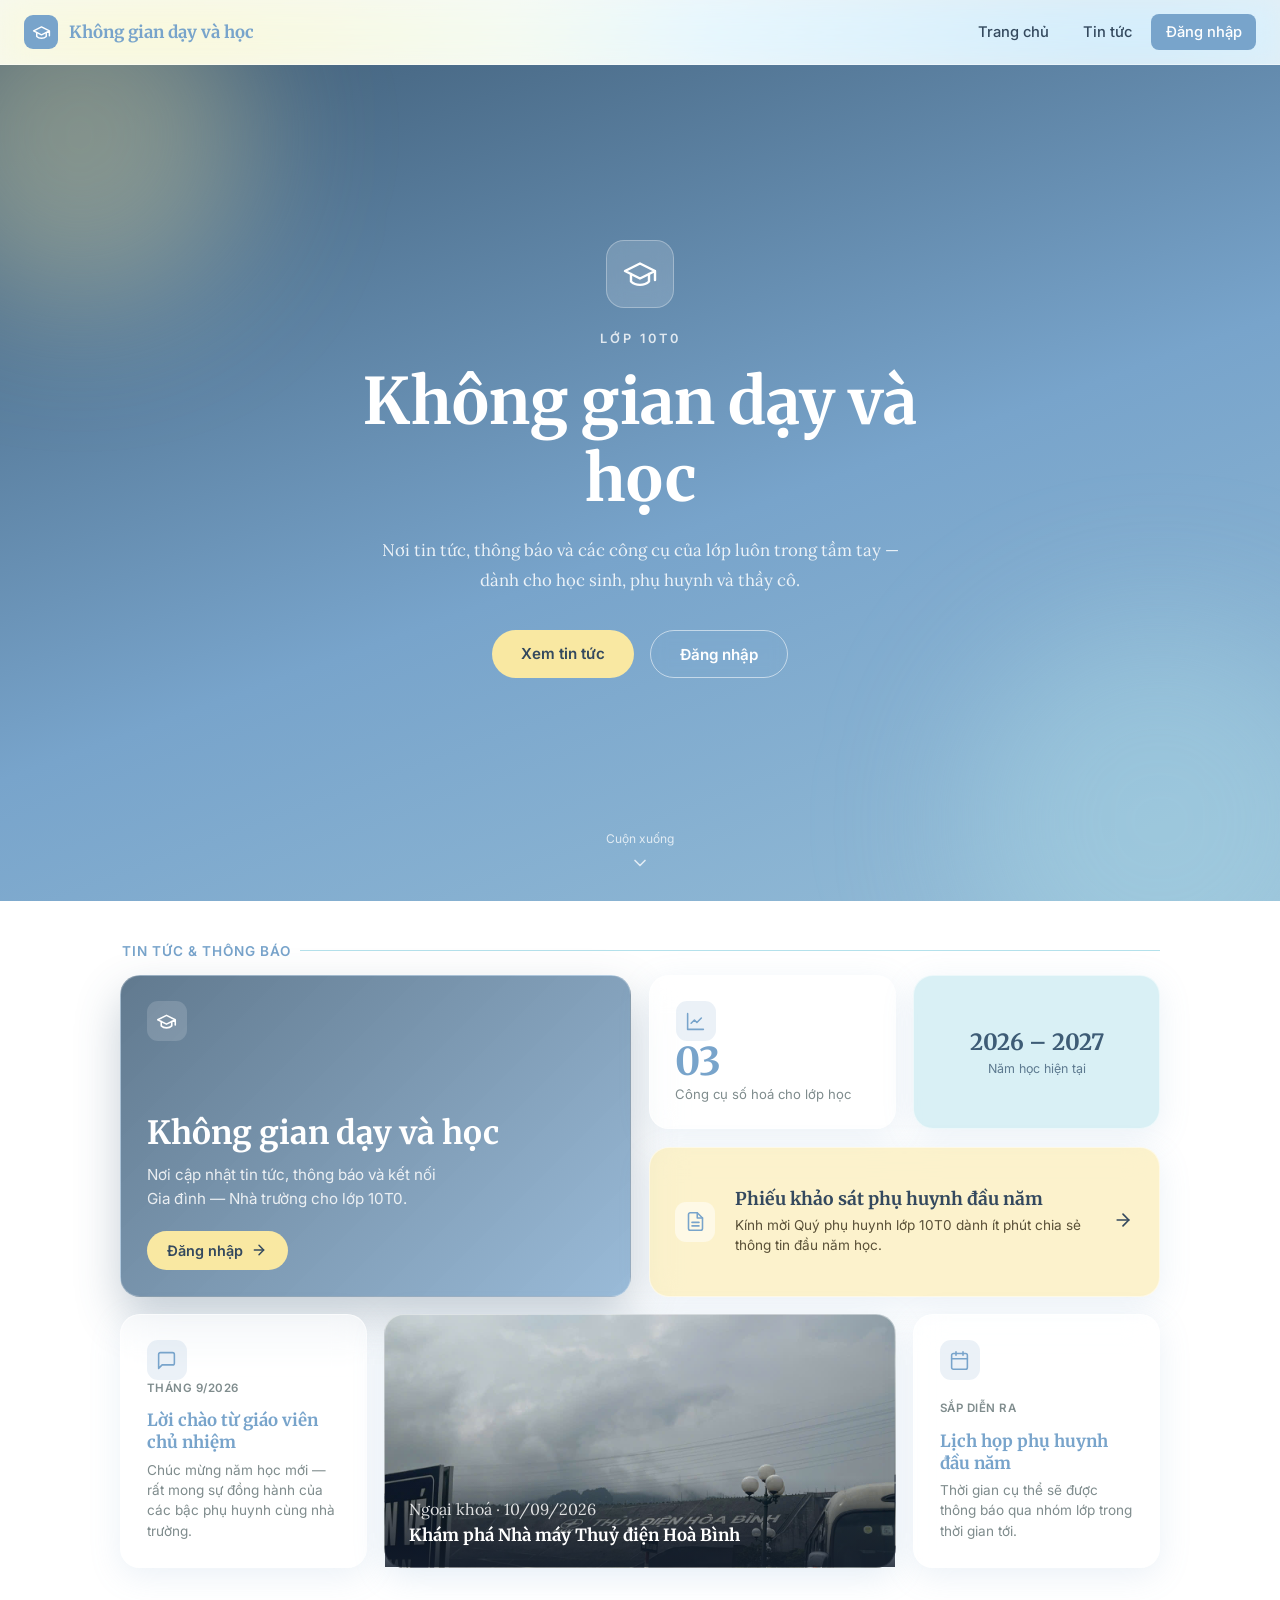
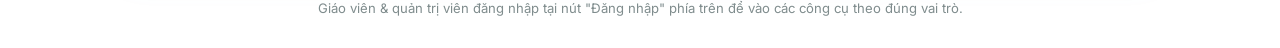
<file: index.html>
<!DOCTYPE html>
<html lang="vi">
<head>
    <meta charset="UTF-8">
    <!-- Google AdSense -->
    <script async src="https://pagead2.googlesyndication.com/pagead/js/adsbygoogle.js?client=ca-pub-1234924381658348" crossorigin="anonymous"></script>
    <meta name="viewport" content="width=device-width, initial-scale=1.0">
    <title>Không gian dạy và học</title>
    <meta name="description" content="Không gian dạy và học lớp 10T0: tin tức, thông báo và cổng đăng nhập dành cho giáo viên.">
    <link rel="icon" href="data:image/svg+xml,<svg xmlns=%22http://www.w3.org/2000/svg%22 viewBox=%220 0 100 100%22><text y=%22.9em%22 font-size=%2290%22>🎓</text></svg>">
    <link rel="preconnect" href="https://fonts.googleapis.com">
    <link rel="preconnect" href="https://fonts.gstatic.com" crossorigin>
    <link href="https://fonts.googleapis.com/css2?family=Merriweather:wght@400;700&family=Lora:ital,wght@0,400;1,400&family=Inter:wght@400;500;600;700&display=swap" rel="stylesheet">
    <style>
        :root {
            --bg-color: #F0F8FA;
            --bg-card: #FFFFFF;
            --c-yellow: #F9E8A2;
            --c-blue-1: #B4E1EB;
            --c-blue-2: #95BDD7;
            --c-blue-3: #78A4CB;
            --c-navy: #3E5C76;
            --accent: #78A4CB;
            --accent-light: #95BDD7;
            --text-main: #34495e;
            --text-dim: #7f8c8d;
            --danger: #e74c3c;
        }

        * { margin: 0; padding: 0; box-sizing: border-box; }

        html { scroll-behavior: smooth; }

        body {
            background:
                radial-gradient(circle at 12% 18%, rgba(249, 232, 162, 0.55), transparent 42%),
                radial-gradient(circle at 88% 12%, rgba(149, 189, 215, 0.6), transparent 45%),
                radial-gradient(circle at 50% 95%, rgba(120, 164, 203, 0.45), transparent 55%),
                linear-gradient(180deg, #eaf6f9 0%, #dcf0f5 100%);
            background-attachment: fixed;
            color: var(--text-main);
            font-family: 'Lora', serif;
            min-height: 100vh;
            overflow-x: hidden;
        }

        a { color: inherit; }

        /* Top nav */
        .navbar {
            position: sticky; top: 0; z-index: 100;
            display: flex; align-items: center; justify-content: space-between;
            padding: 0.9rem 1.5rem;
            background: rgba(255, 255, 255, 0.5);
            backdrop-filter: blur(14px) saturate(180%);
            -webkit-backdrop-filter: blur(14px) saturate(180%);
            border-bottom: 1px solid rgba(255, 255, 255, 0.4);
        }
        .navbar .brand {
            display: flex; align-items: center; gap: 0.7rem;
            text-decoration: none;
            font-family: 'Merriweather', serif; font-weight: 700; color: var(--c-blue-3);
            font-size: 1.05rem;
        }
        .navbar .brand .logo-mini {
            width: 34px; height: 34px; border-radius: 9px; background: var(--c-blue-3);
            display: flex; align-items: center; justify-content: center; flex-shrink: 0;
        }
        .navbar .brand .logo-mini svg { width: 19px; height: 19px; stroke: #fff; fill: none; stroke-width: 1.8; stroke-linecap: round; stroke-linejoin: round; }

        .nav-menu { display: flex; align-items: center; gap: 0.3rem; list-style: none; }
        .nav-menu a {
            display: block; text-decoration: none; color: var(--text-main);
            font-family: 'Inter', sans-serif; font-weight: 500; font-size: 0.92rem;
            padding: 0.55rem 0.9rem; border-radius: 8px; transition: background-color 0.2s ease, color 0.2s ease;
        }
        .nav-menu a:hover { background: var(--bg-color); color: var(--c-blue-3); }
        .nav-menu a.nav-cta { background: var(--accent); color: #fff; }
        .nav-menu a.nav-cta:hover { background: var(--accent-light); color: #fff; }

        .nav-toggle {
            display: none; width: 40px; height: 40px; border-radius: 8px; border: 1px solid var(--c-blue-1);
            background: #fff; cursor: pointer; align-items: center; justify-content: center;
        }
        .nav-toggle svg { width: 20px; height: 20px; stroke: var(--c-blue-3); fill: none; stroke-width: 2; stroke-linecap: round; }

        @media (max-width: 720px) {
            .nav-toggle { display: flex; }
            .nav-menu {
                position: absolute; top: 100%; left: 0; right: 0;
                flex-direction: column; align-items: stretch; gap: 0;
                background: #fff; border-bottom: 1px solid rgba(120, 164, 203, 0.25);
                box-shadow: 0 12px 24px rgba(120, 164, 203, 0.18);
                padding: 0.6rem; display: none;
            }
            .nav-menu.open { display: flex; }
            .nav-menu a { padding: 0.8rem 1rem; }
        }

        .container { max-width: 1080px; width: 100%; margin: 0 auto; padding: 2.6rem 1.25rem 2rem; scroll-margin-top: 64px; }

        /* Welcome hero — full-screen, scroll down to reach news */
        .welcome {
            min-height: calc(100svh - 64px);
            display: flex; flex-direction: column; align-items: center; justify-content: center;
            text-align: center; position: relative; overflow: hidden;
            padding: 3rem 1.5rem 6rem;
            background: linear-gradient(160deg, var(--c-navy) 0%, var(--c-blue-3) 55%, var(--c-blue-2) 100%);
            color: #fff;
        }
        .welcome::before, .welcome::after {
            content: ''; position: absolute; border-radius: 50%; filter: blur(70px); pointer-events: none;
        }
        .welcome::before { width: 340px; height: 340px; background: rgba(249, 232, 162, 0.35); top: -100px; left: -90px; }
        .welcome::after { width: 400px; height: 400px; background: rgba(180, 225, 235, 0.35); bottom: -120px; right: -80px; }
        .welcome .logo {
            width: 68px; height: 68px; margin-bottom: 1.4rem; border-radius: 18px;
            background: rgba(255, 255, 255, 0.15); border: 1px solid rgba(255, 255, 255, 0.3);
            backdrop-filter: blur(10px); -webkit-backdrop-filter: blur(10px);
            display: flex; align-items: center; justify-content: center; position: relative;
        }
        .welcome .logo svg { width: 36px; height: 36px; stroke: #fff; fill: none; stroke-width: 1.6; stroke-linecap: round; stroke-linejoin: round; }
        .welcome .eyebrow-hero {
            text-transform: uppercase; letter-spacing: 3px; font-family: 'Inter', sans-serif;
            font-size: 0.8rem; font-weight: 600; color: rgba(255, 255, 255, 0.8);
            margin-bottom: 1.1rem; position: relative;
        }
        .welcome h1 {
            font-family: 'Merriweather', serif; font-weight: 700; color: #fff;
            font-size: clamp(2.3rem, 6vw, 4rem); line-height: 1.2; margin-bottom: 1.2rem;
            max-width: 16ch; position: relative;
        }
        .welcome p.tagline {
            font-family: 'Lora', serif; font-size: 1.05rem; line-height: 1.75;
            color: rgba(255, 255, 255, 0.85); max-width: 520px; margin: 0 auto 2.2rem; position: relative;
        }
        .welcome .cta-row { display: flex; gap: 1rem; flex-wrap: wrap; justify-content: center; position: relative; }
        .welcome .btn-hero-primary, .welcome .btn-hero-ghost {
            font-family: 'Inter', sans-serif; font-weight: 600; font-size: 0.95rem;
            padding: 0.85rem 1.8rem; border-radius: 999px; text-decoration: none;
            transition: transform 0.2s ease, background-color 0.2s ease;
        }
        .welcome .btn-hero-primary { background: var(--c-yellow); color: var(--text-main); }
        .welcome .btn-hero-primary:hover { transform: translateY(-2px); }
        .welcome .btn-hero-ghost {
            color: #fff; border: 1.5px solid rgba(255, 255, 255, 0.55);
            backdrop-filter: blur(8px); -webkit-backdrop-filter: blur(8px);
        }
        .welcome .btn-hero-ghost:hover { background: rgba(255, 255, 255, 0.15); }

        .scroll-cue {
            position: absolute; bottom: 1.8rem; left: 50%; transform: translateX(-50%);
            display: flex; flex-direction: column; align-items: center; gap: 0.4rem;
            color: rgba(255, 255, 255, 0.75); font-family: 'Inter', sans-serif; font-size: 0.75rem;
            text-decoration: none;
        }
        .scroll-cue svg { width: 20px; height: 20px; stroke: currentColor; fill: none; stroke-width: 2; stroke-linecap: round; stroke-linejoin: round; animation: bounce 1.8s ease-in-out infinite; }
        @keyframes bounce { 0%, 100% { transform: translateY(0); } 50% { transform: translateY(6px); } }

        .eyebrow {
            font-family: 'Inter', sans-serif; font-weight: 600; font-size: 0.85rem;
            text-transform: uppercase; letter-spacing: 1px; color: var(--c-blue-3);
            margin-bottom: 1rem; padding-left: 0.1rem;
            display: flex; align-items: center; gap: 0.6rem;
        }
        .eyebrow::after { content: ''; flex: 1; height: 1px; background: var(--c-blue-1); }

        /* Bento grid */
        .bento { display: grid; grid-template-columns: repeat(4, 1fr); grid-auto-rows: minmax(150px, auto); gap: 1.1rem; margin-bottom: 1rem; }

        .tile {
            border-radius: 20px; padding: 1.6rem;
            display: flex; flex-direction: column;
            position: relative;
            animation: fadeIn 0.8s ease-out;
            transition: transform 0.2s ease, box-shadow 0.2s ease;
        }
        .tile.is-link { text-decoration: none; color: inherit; cursor: pointer; }
        .tile.is-link:hover { transform: translateY(-3px); box-shadow: 0 16px 30px rgba(120, 164, 203, 0.25); }

        .tile-icon {
            width: 40px; height: 40px; border-radius: 11px; background: rgba(120, 164, 203, 0.15);
            display: flex; align-items: center; justify-content: center; margin-bottom: auto;
            flex-shrink: 0;
        }
        .tile-icon svg { width: 21px; height: 21px; stroke: var(--c-blue-3); fill: none; stroke-width: 1.8; stroke-linecap: round; stroke-linejoin: round; }

        /* Hero tile */
        .tile-hero {
            grid-column: span 2; grid-row: span 2;
            background: linear-gradient(135deg, rgba(62, 92, 118, 0.82), rgba(120, 164, 203, 0.75));
            backdrop-filter: blur(18px) saturate(180%);
            -webkit-backdrop-filter: blur(18px) saturate(180%);
            border: 1px solid rgba(255, 255, 255, 0.25);
            box-shadow: 0 20px 45px rgba(62, 92, 118, 0.3);
            color: #fff; justify-content: space-between;
        }
        .tile-hero .tile-icon { background: rgba(255,255,255,0.15); }
        .tile-hero .tile-icon svg { stroke: #fff; }
        .tile-hero h1 {
            font-family: 'Merriweather', serif; font-weight: 700;
            font-size: 2rem; line-height: 1.25; margin: 1rem 0 0.6rem;
        }
        .tile-hero p { font-family: 'Inter', sans-serif; font-size: 0.95rem; color: rgba(255,255,255,0.85); line-height: 1.6; max-width: 30ch; }
        .tile-hero .tile-cta {
            margin-top: 1.2rem; align-self: flex-start;
            display: inline-flex; align-items: center; gap: 0.5rem;
            background: var(--c-yellow); color: var(--text-main);
            font-family: 'Inter', sans-serif; font-weight: 600; font-size: 0.9rem;
            padding: 0.7rem 1.3rem; border-radius: 999px;
            text-decoration: none; transition: transform 0.2s ease;
        }
        .tile-hero .tile-cta:hover { transform: translateY(-2px); }

        /* Light tiles (glass) */
        .tile-light {
            background: rgba(255, 255, 255, 0.5);
            border: 1px solid rgba(255, 255, 255, 0.6);
            backdrop-filter: blur(16px) saturate(180%);
            -webkit-backdrop-filter: blur(16px) saturate(180%);
            box-shadow: 0 8px 32px rgba(120, 164, 203, 0.15);
        }
        .tile-light h3 { font-family: 'Merriweather', serif; font-size: 1.05rem; color: var(--c-blue-3); margin: 0.9rem 0 0.4rem; }
        .tile-light p { font-family: 'Inter', sans-serif; font-size: 0.85rem; color: var(--text-dim); line-height: 1.5; }
        .tile-light .tile-date { font-family: 'Inter', sans-serif; font-size: 0.72rem; font-weight: 600; text-transform: uppercase; letter-spacing: 0.5px; color: var(--text-dim); }

        /* Stat tile */
        .tile-stat { grid-column: span 1; }
        .tile-stat .stat-num { font-family: 'Merriweather', serif; font-weight: 700; font-size: 2.4rem; color: var(--c-blue-3); line-height: 1; }
        .tile-stat .stat-label { font-family: 'Inter', sans-serif; font-size: 0.82rem; color: var(--text-dim); margin-top: 0.4rem; }

        /* Announcement wide tile */
        .tile-announce {
            grid-column: span 2;
            background: rgba(249, 232, 162, 0.55);
            border: 1px solid rgba(255, 255, 255, 0.5);
            backdrop-filter: blur(16px) saturate(180%);
            -webkit-backdrop-filter: blur(16px) saturate(180%);
            box-shadow: 0 8px 32px rgba(120, 164, 203, 0.15);
            flex-direction: row; align-items: center; gap: 1.2rem;
        }
        .tile-announce .tile-icon { background: rgba(255,255,255,0.5); margin-bottom: 0; }
        .tile-announce .tile-body h3 { font-family: 'Merriweather', serif; font-size: 1.1rem; color: var(--text-main); margin-bottom: 0.3rem; }
        .tile-announce .tile-body p { font-family: 'Inter', sans-serif; font-size: 0.85rem; color: #5a5138; line-height: 1.5; }
        .tile-announce .tile-arrow { margin-left: auto; flex-shrink: 0; }
        .tile-announce .tile-arrow svg { width: 20px; height: 20px; stroke: var(--text-main); fill: none; stroke-width: 2; stroke-linecap: round; stroke-linejoin: round; transition: transform 0.2s ease; }
        .tile-announce:hover .tile-arrow svg { transform: translateX(4px); }

        /* Badge / year tile */
        .tile-badge {
            grid-column: span 1; align-items: center; justify-content: center; text-align: center;
            background: rgba(180, 225, 235, 0.5);
            border: 1px solid rgba(255, 255, 255, 0.55);
            backdrop-filter: blur(16px) saturate(180%);
            -webkit-backdrop-filter: blur(16px) saturate(180%);
            box-shadow: 0 8px 32px rgba(120, 164, 203, 0.15);
            gap: 0.3rem;
        }
        .tile-badge .badge-year { font-family: 'Merriweather', serif; font-weight: 700; font-size: 1.4rem; color: var(--c-navy); }
        .tile-badge .badge-label { font-family: 'Inter', sans-serif; font-size: 0.78rem; color: var(--c-navy); opacity: 0.8; }

        /* Photo tile */
        .tile-photo {
            grid-column: span 2;
            background-size: cover; background-position: center;
            border: 1px solid rgba(255, 255, 255, 0.4);
            justify-content: flex-end; padding: 0;
            box-shadow: 0 8px 32px rgba(120, 164, 203, 0.2);
        }
        .tile-photo .tile-scrim {
            background: linear-gradient(180deg, transparent, rgba(20, 30, 45, 0.85));
            padding: 1.3rem 1.5rem;
        }
        .tile-photo .tile-date { color: rgba(255, 255, 255, 0.85); }
        .tile-photo h3 { font-family: 'Merriweather', serif; font-size: 1.05rem; color: #fff; margin-top: 0.3rem; }

        .footer-note {
            text-align: center; margin-top: 2rem;
            font-family: 'Inter', sans-serif; font-size: 0.82rem; color: var(--text-dim);
        }

        @keyframes fadeIn { from { opacity: 0; } to { opacity: 1; } }

        @media (max-width: 860px) {
            .bento { grid-template-columns: repeat(2, 1fr); }
            .tile-hero { grid-column: span 2; }
            .tile-announce { grid-column: span 2; }
            .tile-photo { grid-column: span 2; }
        }
        @media (max-width: 560px) {
            .tile-hero h1 { font-size: 1.6rem; }
            .bento { grid-template-columns: 1fr; grid-auto-rows: auto; }
            .tile-hero, .tile-stat, .tile-announce, .tile-badge, .tile-photo { grid-column: span 1; }
            .tile-hero { grid-row: auto; min-height: 280px; }
            .tile { min-height: 130px; }
            .tile-announce { flex-direction: row; }
            .tile-photo { min-height: 200px; }
            .container { padding: 1.6rem 1rem 1.5rem; }
        }
        @media (prefers-reduced-motion: reduce) {
            *, *::before, *::after { animation-duration: 0.001ms !important; transition-duration: 0.001ms !important; }
        }
    </style>
</head>
<body>
    <nav class="navbar">
        <a class="brand" href="./">
            <span class="logo-mini"><svg viewBox="0 0 24 24"><path d="M22 10v6M2 10l10-5 10 5-10 5z"></path><path d="M6 12v5c3 3 9 3 12 0v-5"></path></svg></span>
            <span>Không gian dạy và học</span>
        </a>
        <button class="nav-toggle" id="nav-toggle" aria-label="Mở menu" aria-expanded="false">
            <svg viewBox="0 0 24 24"><line x1="3" y1="6" x2="21" y2="6"></line><line x1="3" y1="12" x2="21" y2="12"></line><line x1="3" y1="18" x2="21" y2="18"></line></svg>
        </button>
        <ul class="nav-menu" id="nav-menu">
            <li><a href="./">Trang chủ</a></li>
            <li><a href="#tin-tuc">Tin tức</a></li>
            <li><a class="nav-cta" href="./taikhoan/">Đăng nhập</a></li>
        </ul>
    </nav>

    <header class="welcome">
        <div class="logo">
            <svg viewBox="0 0 24 24"><path d="M22 10v6M2 10l10-5 10 5-10 5z"></path><path d="M6 12v5c3 3 9 3 12 0v-5"></path></svg>
        </div>
        <div class="eyebrow-hero">Lớp 10T0</div>
        <h1>Không gian dạy và học</h1>
        <p class="tagline">Nơi tin tức, thông báo và các công cụ của lớp luôn trong tầm tay — dành cho học sinh, phụ huynh và thầy cô.</p>
        <div class="cta-row">
            <a class="btn-hero-primary" href="#tin-tuc">Xem tin tức</a>
            <a class="btn-hero-ghost" href="./taikhoan/">Đăng nhập</a>
        </div>
        <a class="scroll-cue" href="#tin-tuc">
            Cuộn xuống
            <svg viewBox="0 0 24 24"><polyline points="6 9 12 15 18 9"></polyline></svg>
        </a>
    </header>

    <div class="container" id="tin-tuc">
        <div class="eyebrow">Tin tức &amp; thông báo</div>

        <div class="bento">
            <div class="tile tile-hero">
                <span class="tile-icon"><svg viewBox="0 0 24 24"><path d="M22 10v6M2 10l10-5 10 5-10 5z"></path><path d="M6 12v5c3 3 9 3 12 0v-5"></path></svg></span>
                <div>
                    <h1>Không gian dạy và học</h1>
                    <p>Nơi cập nhật tin tức, thông báo và kết nối Gia đình — Nhà trường cho lớp 10T0.</p>
                </div>
                <a class="tile-cta" href="./taikhoan/">Đăng nhập <svg width="16" height="16" viewBox="0 0 24 24" fill="none" stroke="currentColor" stroke-width="2.2" stroke-linecap="round" stroke-linejoin="round"><line x1="5" y1="12" x2="19" y2="12"></line><polyline points="12 5 19 12 12 19"></polyline></svg></a>
            </div>

            <div class="tile tile-light tile-stat">
                <span class="tile-icon"><svg viewBox="0 0 24 24"><path d="M3 3v18h18"></path><path d="M18.7 8l-5.1 5.1-2.8-2.8L7 14"></path></svg></span>
                <div class="stat-num">03</div>
                <div class="stat-label">Công cụ số hoá cho lớp học</div>
            </div>

            <div class="tile tile-badge">
                <div class="badge-year">2026 – 2027</div>
                <div class="badge-label">Năm học hiện tại</div>
            </div>

            <a class="tile tile-announce is-link" href="./khaosatchiase10t0/">
                <span class="tile-icon"><svg viewBox="0 0 24 24"><path d="M14 2H6a2 2 0 0 0-2 2v16a2 2 0 0 0 2 2h12a2 2 0 0 0 2-2V8z"></path><polyline points="14 2 14 8 20 8"></polyline><line x1="8" y1="13" x2="16" y2="13"></line><line x1="8" y1="17" x2="16" y2="17"></line></svg></span>
                <div class="tile-body">
                    <h3>Phiếu khảo sát phụ huynh đầu năm</h3>
                    <p>Kính mời Quý phụ huynh lớp 10T0 dành ít phút chia sẻ thông tin đầu năm học.</p>
                </div>
                <span class="tile-arrow"><svg viewBox="0 0 24 24"><line x1="5" y1="12" x2="19" y2="12"></line><polyline points="12 5 19 12 12 19"></polyline></svg></span>
            </a>

            <div class="tile tile-light">
                <span class="tile-icon"><svg viewBox="0 0 24 24"><path d="M21 15a2 2 0 0 1-2 2H7l-4 4V5a2 2 0 0 1 2-2h14a2 2 0 0 1 2 2z"></path></svg></span>
                <span class="tile-date">Tháng 9/2026</span>
                <h3>Lời chào từ giáo viên chủ nhiệm</h3>
                <p>Chúc mừng năm học mới — rất mong sự đồng hành của các bậc phụ huynh cùng nhà trường.</p>
            </div>

            <a class="tile tile-photo is-link" href="./tin-tuc/thuy-dien-hoa-binh-2026/" style="background-image: url('./tin-tuc/thuy-dien-hoa-binh-2026/anh/01-toan-canh-dap-thuy-dien.jpg');">
                <div class="tile-scrim">
                    <span class="tile-date">Ngoại khoá · 10/09/2026</span>
                    <h3>Khám phá Nhà máy Thuỷ điện Hoà Bình</h3>
                </div>
            </a>

            <div class="tile tile-light">
                <span class="tile-icon"><svg viewBox="0 0 24 24"><rect x="3" y="4" width="18" height="18" rx="2"></rect><line x1="16" y1="2" x2="16" y2="6"></line><line x1="8" y1="2" x2="8" y2="6"></line><line x1="3" y1="10" x2="21" y2="10"></line></svg></span>
                <span class="tile-date">Sắp diễn ra</span>
                <h3>Lịch họp phụ huynh đầu năm</h3>
                <p>Thời gian cụ thể sẽ được thông báo qua nhóm lớp trong thời gian tới.</p>
            </div>
        </div>

        <p class="footer-note">Giáo viên &amp; quản trị viên đăng nhập tại nút "Đăng nhập" phía trên để vào các công cụ theo đúng vai trò.</p>
    </div>

    <script>
        const toggle = document.getElementById('nav-toggle');
        const menu = document.getElementById('nav-menu');
        toggle.addEventListener('click', () => {
            const open = menu.classList.toggle('open');
            toggle.setAttribute('aria-expanded', open ? 'true' : 'false');
        });
        menu.querySelectorAll('a').forEach(a => a.addEventListener('click', () => {
            menu.classList.remove('open');
            toggle.setAttribute('aria-expanded', 'false');
        }));
    </script>
</body>
</html>
</file>
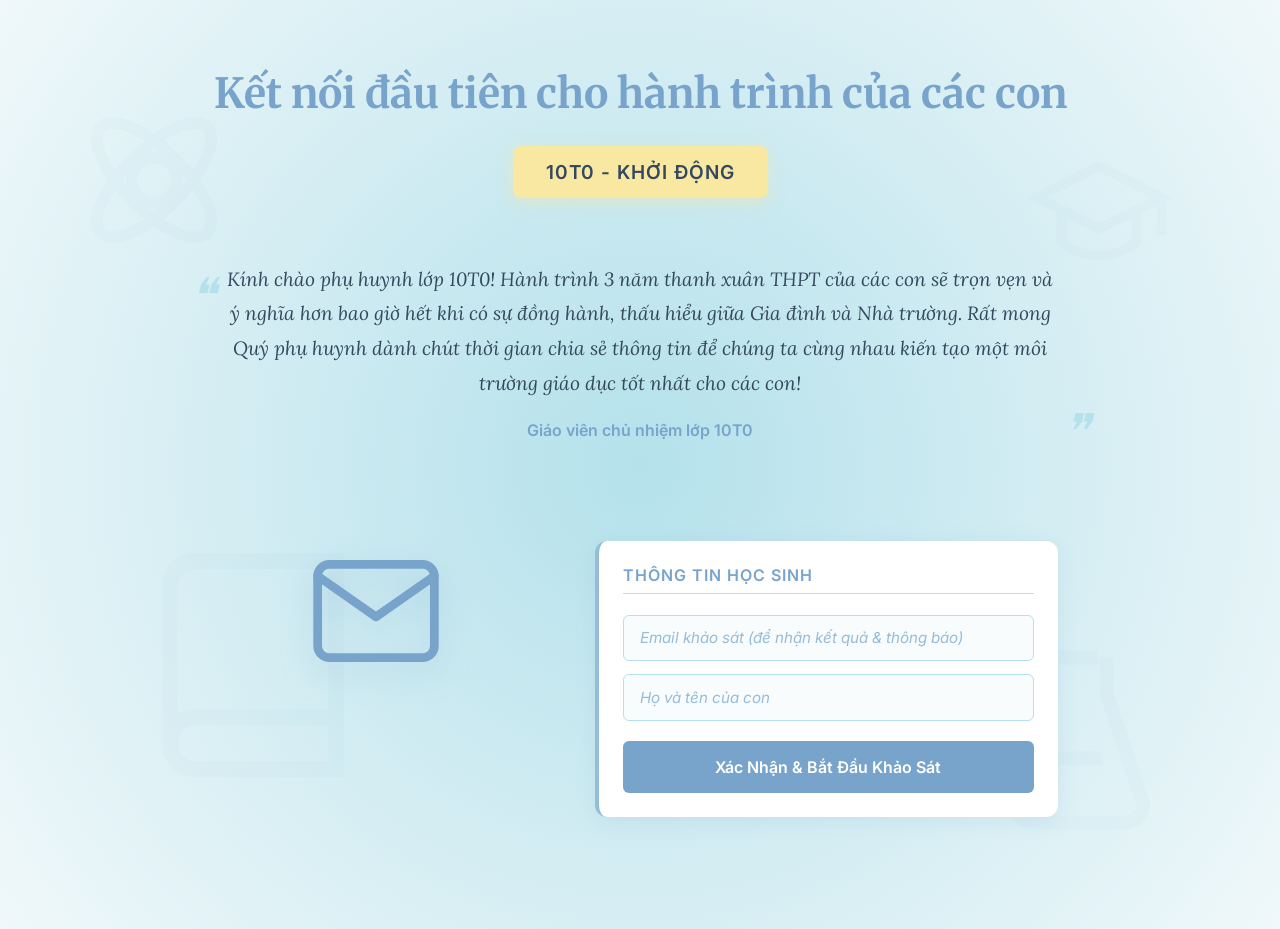
<file: khaosatchiase10t0/index.html>
<!DOCTYPE html>
<html lang="vi">
<head>
    <meta charset="UTF-8">
    <!-- Google AdSense -->
    <script async src="https://pagead2.googlesyndication.com/pagead/js/adsbygoogle.js?client=ca-pub-1234924381658348" crossorigin="anonymous"></script>
    <meta name="viewport" content="width=device-width, initial-scale=1.0">
    <title>Chia sẻ từ phụ huynh 10T0</title>
    <link rel="icon" href="data:image/svg+xml,<svg xmlns=%22http://www.w3.org/2000/svg%22 viewBox=%220 0 100 100%22><text y=%22.9em%22 font-size=%2290%22>🎓</text></svg>">
    <!-- Fonts: preconnect + trimmed weights + swap (font-display) -->
    <link rel="preconnect" href="https://fonts.googleapis.com">
    <link rel="preconnect" href="https://fonts.gstatic.com" crossorigin>
    <link href="https://fonts.googleapis.com/css2?family=Merriweather:wght@400;700&family=Lora:ital,wght@0,400;1,400&family=Inter:wght@400;500;600&display=swap" rel="stylesheet">
    <style>
        :root {
            /* New Pastel Palette */
            --bg-color: #F0F8FA; /* very light blue for background */
            --bg-card: #FFFFFF;
            
            --c-yellow: #F9E8A2;
            --c-blue-1: #B4E1EB;
            --c-blue-2: #95BDD7;
            --c-blue-3: #78A4CB;
            
            --accent: #78A4CB;
            --accent-light: #95BDD7;
            --text-main: #34495e; /* dark gray blue */
            --text-dim: #7f8c8d;
            
            /* Keep yellow for strong highlights */
            --highlight: #F9E8A2; 
        }

        * {
            margin: 0;
            padding: 0;
            box-sizing: border-box;
        }

        body {
            background-color: var(--bg-color);
            background-image: 
                radial-gradient(circle at center, var(--c-blue-1) 0%, var(--bg-color) 100%),
                url("data:image/svg+xml,%3Csvg viewBox='0 0 200 200' xmlns='http://www.w3.org/2000/svg'%3E%3Cfilter id='noiseFilter'%3E%3CfeTurbulence type='fractalNoise' baseFrequency='0.85' numOctaves='3' stitchTiles='stitch'/%3E%3C/filter%3E%3Crect width='100%25' height='100%25' filter='url(%23noiseFilter)' opacity='0.03'/%3E%3C/svg%3E");
            color: var(--text-main);
            font-family: 'Lora', serif;
            min-height: 100vh;
            display: flex;
            flex-direction: column;
            align-items: center;
            padding: 4rem 1rem;
            overflow-x: hidden;
        }

        .container {
            max-width: 900px;
            width: 100%;
        }

        /* Header Section */
        .header {
            text-align: center;
            margin-bottom: 4rem;
            animation: fadeInDown 1s ease-out;
        }

        .header h1 {
            font-family: 'Merriweather', serif;
            font-size: 3.5rem;
            font-weight: 700;
            color: var(--c-blue-3);
            margin-bottom: 1.5rem;
            line-height: 1.2;
        }

        .header .subtitle-box {
            display: inline-block;
            background-color: var(--c-yellow);
            color: var(--text-main);
            padding: 0.8rem 2rem;
            border-radius: 8px;
            font-family: 'Inter', sans-serif;
            font-weight: 600;
            font-size: 1.2rem;
            box-shadow: 0 4px 15px rgba(249, 232, 162, 0.5);
            text-transform: uppercase;
            letter-spacing: 1px;
            border: 1px solid var(--c-yellow);
        }

        /* Intro Section */
        .intro-box {
            text-align: center;
            margin-bottom: 4rem;
            font-size: 1.2rem;
            line-height: 1.8;
            color: var(--text-main);
            font-style: italic;
            padding: 0 2rem;
            animation: fadeIn 1.5s ease-out;
            position: relative;
        }

        .intro-box::before, .intro-box::after {
            content: '❝';
            font-size: 3rem;
            color: var(--c-blue-1);
            position: absolute;
        }
        .intro-box::before { top: -10px; left: 0; }
        .intro-box::after { content: '❞'; bottom: -30px; right: 0; }

        .author {
            display: block;
            margin-top: 1rem;
            font-weight: 600;
            font-style: normal;
            font-family: 'Inter', sans-serif;
            color: var(--c-blue-3);
            font-size: 1rem;
        }

        /* Grid Layout */
        .grid-row {
            display: flex;
            align-items: flex-start;
            margin-bottom: 5rem;
            opacity: 0;
            transform: translateY(30px);
            transition: all 0.8s ease;
            position: relative;
        }

        .grid-row.visible {
            opacity: 1;
            transform: translateY(0);
        }

        .icon-col::after {
            display: block;
            margin-top: 1rem;
            font-size: 7rem;
            font-weight: 900;
            color: rgba(120, 164, 203, 0.15);
            pointer-events: none;
            font-family: 'Inter', sans-serif;
            white-space: nowrap;
        }

        .grid-row[data-step="1/6"] .icon-col::after { content: "1/6"; }
        .grid-row[data-step="2/6"] .icon-col::after { content: "2/6"; }
        .grid-row[data-step="3/6"] .icon-col::after { content: "3/6"; }
        .grid-row[data-step="4/6"] .icon-col::after { content: "4/6"; }
        .grid-row[data-step="5/6"] .icon-col::after { content: "5/6"; }
        .grid-row[data-step="6/6"] .icon-col::after { content: "6/6"; }

        .grid-row:nth-child(even) {
            flex-direction: row-reverse;
        }

        .icon-col {
            flex: 1;
            display: flex;
            flex-direction: column;
            align-items: center;
            justify-content: flex-start;
            padding: 2rem;
            position: sticky;
            top: 20px;
        }

        .icon-col svg {
            width: 140px;
            height: 140px;
            stroke: var(--c-blue-3);
            stroke-width: 1.5;
            fill: none;
            stroke-linecap: round;
            stroke-linejoin: round;
            filter: drop-shadow(0px 10px 15px rgba(120, 164, 203, 0.3));
            transition: transform 0.4s ease;
        }

        .icon-col svg path, .icon-col svg polyline, .icon-col svg circle, .icon-col svg rect, .icon-col svg line {
            stroke-dasharray: 500;
            stroke-dashoffset: 500;
            transition: stroke-dashoffset 2s cubic-bezier(0.4, 0, 0.2, 1);
        }

        .grid-row.visible .icon-col svg path,
        .grid-row.visible .icon-col svg polyline,
        .grid-row.visible .icon-col svg circle,
        .grid-row.visible .icon-col svg rect,
        .grid-row.visible .icon-col svg line {
            stroke-dashoffset: 0;
        }

        .grid-row:hover .icon-col svg {
            transform: scale(1.05) rotate(-3deg);
            stroke: var(--c-blue-2);
        }

        .text-col {
            flex: 1.5;
            padding: 1rem 2rem;
        }

        .text-col h2 {
            font-family: 'Merriweather', serif;
            font-size: 2.2rem;
            margin-bottom: 1.5rem;
            color: var(--c-blue-3);
        }

        .text-col h2 span {
            font-size: 1rem;
            font-family: 'Inter', sans-serif;
            color: var(--c-blue-2);
            display: block;
            margin-bottom: 0.5rem;
            text-transform: uppercase;
            letter-spacing: 2px;
        }

        /* Form Groups */
        .form-group-wrapper {
            display: flex;
            flex-direction: column;
            gap: 1.5rem;
            margin-top: 1rem;
            width: 100%;
        }

        .form-group {
            display: flex;
            flex-direction: column;
            gap: 0.8rem;
            background: var(--bg-card);
            padding: 1.5rem;
            border-radius: 12px;
            border-left: 4px solid var(--c-blue-3);
            box-shadow: 0 4px 20px rgba(120, 164, 203, 0.15);
        }

        .form-group .group-label {
            font-family: 'Inter', sans-serif;
            font-weight: 600;
            color: var(--c-blue-3);
            font-size: 1rem;
            margin-bottom: 0.5rem;
            text-transform: uppercase;
            letter-spacing: 1px;
            border-bottom: 1px solid var(--c-blue-1);
            padding-bottom: 0.5rem;
        }

        .form-group input[type="text"], 
        .form-group input[type="tel"],
        .form-group input[type="email"] {
            background: #f8fcfd;
            border: 1px solid var(--c-blue-1);
            border-radius: 6px;
            padding: 0.8rem 1rem;
            color: var(--text-main);
            font-family: 'Inter', sans-serif;
            font-size: 0.95rem;
            transition: all 0.3s ease;
        }

        .form-group input::placeholder {
            color: var(--c-blue-2);
            font-style: italic;
        }

        .form-group input:-webkit-autofill {
            -webkit-box-shadow: 0 0 0 30px #f8fcfd inset !important;
            -webkit-text-fill-color: var(--text-main) !important;
        }

        .form-group input:focus {
            outline: none;
            border-color: var(--c-blue-3);
            background: #ffffff;
            box-shadow: 0 0 0 3px rgba(120, 164, 203, 0.2);
        }

        /* Pill Checkboxes for Multi-select */
        .pill-container {
            display: flex;
            flex-wrap: wrap;
            gap: 0.6rem;
            margin-top: 0.5rem;
        }

        .pill-checkbox {
            position: relative;
            cursor: pointer;
        }

        .pill-checkbox input {
            position: absolute;
            opacity: 0;
            cursor: pointer;
        }

        .pill-checkbox span {
            display: inline-block;
            padding: 0.5rem 1rem;
            background: var(--c-blue-1);
            border: 1px solid var(--c-blue-2);
            border-radius: 20px;
            font-family: 'Inter', sans-serif;
            font-size: 0.9rem;
            color: var(--text-main);
            transition: all 0.3s ease;
            user-select: none;
        }

        .pill-checkbox:hover span {
            border-color: var(--c-blue-3);
            color: var(--c-blue-3);
            background: #ffffff;
        }

        .pill-checkbox input:checked ~ span {
            background: var(--c-blue-3);
            color: #fff;
            border-color: var(--c-blue-3);
            box-shadow: 0 2px 10px rgba(120, 164, 203, 0.4);
        }

        /* Checkbox Lists */
        .text-col ul { list-style: none; }
        .text-col ul li {
            margin-bottom: 1.2rem; padding-left: 2.5rem; position: relative;
            color: var(--text-dim); line-height: 1.6; font-size: 1.05rem;
            cursor: pointer; transition: color 0.3s ease;
        }
        .text-col ul li:hover { color: var(--text-main); }
        .text-col ul li::before {
            content: ''; position: absolute; left: 0; top: 4px;
            width: 20px; height: 20px; border: 2px solid var(--c-blue-3);
            border-radius: 4px; background-color: transparent;
            transition: all 0.3s cubic-bezier(0.68, -0.55, 0.265, 1.55); opacity: 0.7;
        }
        .text-col ul li:hover::before {
            background-color: var(--c-blue-3); opacity: 1;
            background-image: url("data:image/svg+xml,%3Csvg xmlns='http://www.w3.org/2000/svg' viewBox='0 0 24 24' fill='none' stroke='white' stroke-width='4' stroke-linecap='round' stroke-linejoin='round'%3E%3Cpolyline points='20 6 9 17 4 12'%3E%3C/polyline%3E%3C/svg%3E");
            background-size: 14px; background-repeat: no-repeat; background-position: center;
            transform: scale(1.1); box-shadow: 0 0 10px rgba(120, 164, 203, 0.4);
        }

        @keyframes fadeInDown {
            from { opacity: 0; transform: translateY(-30px); }
            to { opacity: 1; transform: translateY(0); }
        }
        @keyframes fadeIn {
            from { opacity: 0; }
            to { opacity: 1; }
        }

        @media (max-width: 768px) {
            .icon-col::after {
                font-size: 5rem;
                margin-top: 0.5rem;
            }
            .grid-row, .grid-row:nth-child(even) {
                flex-direction: column; text-align: left; margin-bottom: 4rem;
            }
            .icon-col { padding: 1rem; position: static; text-align: center; width: 100%; display: flex; justify-content: center; }
            .icon-col svg { width: 100px; height: 100px; }
            .text-col { padding: 1rem 0; width: 100%; }
            .header h1 { font-size: 2.5rem; }
        }

        .bg-animations {
            position: fixed;
            top: 0;
            left: 0;
            width: 100vw;
            height: 100vh;
            pointer-events: none;
            z-index: -2;
            overflow: hidden;
        }

        .bg-icon {
            position: absolute;
            stroke: var(--c-blue-3);
            fill: none;
            stroke-width: 1.5;
            opacity: 0.04;
            animation: float 20s infinite ease-in-out;
        }

        .bg-icon:nth-child(1) { top: 10%; left: 5%; width: 180px; animation-duration: 25s; animation-delay: 0s; }
        .bg-icon:nth-child(2) { top: 60%; left: 10%; width: 250px; animation-duration: 30s; animation-delay: -5s; }
        .bg-icon:nth-child(3) { top: 15%; left: 80%; width: 150px; animation-duration: 22s; animation-delay: -10s; }
        .bg-icon:nth-child(4) { top: 70%; left: 75%; width: 220px; animation-duration: 28s; animation-delay: -15s; }
        .bg-icon:nth-child(5) { top: 40%; left: 85%; width: 120px; animation-duration: 35s; animation-delay: -20s; }
        .bg-icon:nth-child(6) { top: 85%; left: 40%; width: 160px; animation-duration: 26s; animation-delay: -8s; }

        @keyframes float {
            0% { transform: translateY(0) rotate(0deg); }
            33% { transform: translateY(-30px) rotate(15deg); }
            66% { transform: translateY(20px) rotate(-10deg); }
            100% { transform: translateY(0) rotate(0deg); }
        }

        /* Pause background float when tab hidden or user prefers less motion */
        body.paused-bg .bg-icon { animation-play-state: paused; }

        /* Tactile button press */
        button:active { transform: scale(0.97); }
        /* Pop when a pill becomes checked */
        .pill-checkbox input:checked ~ span { animation: pill-pop 0.25s ease; }
        @keyframes pill-pop { 0% { transform: scale(0.9); } 60% { transform: scale(1.08); } 100% { transform: scale(1); } }

        /* Progress bar (sticky, only during main survey) */
        .progress-bar {
            position: fixed;
            top: 0; left: 0;
            width: 100%;
            height: 5px;
            background: rgba(120, 164, 203, 0.12);
            z-index: 999;
            opacity: 0;
            transition: opacity 0.4s ease;
            pointer-events: none;
        }
        .progress-bar.active { opacity: 1; }
        .progress-bar__fill {
            height: 100%;
            width: 0;
            background: linear-gradient(90deg, var(--c-blue-2), var(--c-blue-3));
            border-radius: 0 4px 4px 0;
            transition: width 0.15s linear;
        }
        .progress-badge {
            position: fixed;
            top: 14px; right: 14px;
            background: var(--c-blue-3);
            color: #fff;
            font-family: 'Inter', sans-serif;
            font-size: 0.8rem;
            font-weight: 600;
            padding: 0.35rem 0.9rem;
            border-radius: 20px;
            box-shadow: 0 4px 12px rgba(120, 164, 203, 0.4);
            z-index: 999;
            opacity: 0;
            transform: translateY(-10px);
            transition: opacity 0.4s ease, transform 0.4s ease;
            pointer-events: none;
        }
        .progress-badge.active { opacity: 1; transform: translateY(0); }

        /* Inline validation */
        .input-error {
            border-color: var(--danger, #e74c3c) !important;
            box-shadow: 0 0 0 3px rgba(231, 76, 60, 0.15) !important;
        }
        .field-hint {
            font-family: 'Inter', sans-serif;
            font-size: 0.85rem;
            color: #e74c3c;
            margin-top: 0.4rem;
            min-height: 1.1rem;
            display: none;
        }
        .field-hint.show { display: block; animation: fadeIn 0.3s ease; }

        /* Draft-restored toast */
        .draft-toast {
            position: fixed;
            bottom: 20px; left: 50%;
            transform: translateX(-50%) translateY(20px);
            background: var(--text-main);
            color: #fff;
            font-family: 'Inter', sans-serif;
            font-size: 0.9rem;
            padding: 0.8rem 1.4rem;
            border-radius: 30px;
            box-shadow: 0 8px 24px rgba(0,0,0,0.2);
            z-index: 1000;
            opacity: 0;
            transition: opacity 0.4s ease, transform 0.4s ease;
            pointer-events: none;
        }
        .draft-toast.show { opacity: 1; transform: translateX(-50%) translateY(0); pointer-events: auto; }
        .draft-toast button {
            background: var(--c-yellow);
            color: var(--text-main);
            border: none;
            border-radius: 20px;
            padding: 0.3rem 0.8rem;
            font-family: 'Inter', sans-serif;
            font-weight: 600;
            font-size: 0.85rem;
            cursor: pointer;
            margin-left: 0.6rem;
        }

        /* Confetti canvas on thank-you page */
        #confetti-canvas {
            position: fixed;
            top: 0; left: 0;
            width: 100vw; height: 100vh;
            pointer-events: none;
            z-index: 500;
        }

        /* Animated check-mark draw on thank-you (specificity must beat the generic .icon-col svg rules) */
        .icon-col .success-check circle { stroke-dasharray: 166; stroke-dashoffset: 166; transition: none; }
        .icon-col .success-check path { stroke-dasharray: 48; stroke-dashoffset: 48; transition: none; }
        .thank-you-visible .icon-col .success-check circle { animation: draw-check 0.6s ease forwards; }
        .thank-you-visible .icon-col .success-check path { animation: draw-check 0.4s 0.5s ease forwards; }
        @keyframes draw-check { to { stroke-dashoffset: 0; } }

        /* Respect reduced-motion: kill non-essential animation, keep content visible */
        @media (prefers-reduced-motion: reduce) {
            *, *::before, *::after {
                animation-duration: 0.001ms !important;
                animation-iteration-count: 1 !important;
                transition-duration: 0.001ms !important;
                scroll-behavior: auto !important;
            }
            .bg-icon { display: none; }
            .grid-row { opacity: 1 !important; transform: none !important; }
            .icon-col svg path, .icon-col svg polyline, .icon-col svg circle,
            .icon-col svg rect, .icon-col svg line { stroke-dashoffset: 0 !important; }
        }
    </style>
</head>
<body>
    <div class="bg-animations">
        <!-- Atom -->
        <svg class="bg-icon" viewBox="0 0 24 24"><circle cx="12" cy="12" r="3"></circle><ellipse cx="12" cy="12" rx="10" ry="4" transform="rotate(45 12 12)"></ellipse><ellipse cx="12" cy="12" rx="10" ry="4" transform="rotate(-45 12 12)"></ellipse></svg>
        <!-- Book -->
        <svg class="bg-icon" viewBox="0 0 24 24"><path d="M4 19.5A2.5 2.5 0 0 1 6.5 17H20"></path><path d="M6.5 2H20v20H6.5A2.5 2.5 0 0 1 4 19.5v-15A2.5 2.5 0 0 1 6.5 2z"></path></svg>
        <!-- Graduation Cap -->
        <svg class="bg-icon" viewBox="0 0 24 24"><path d="M22 10v6M2 10l10-5 10 5-10 5z"></path><path d="M6 12v5c3 3 9 3 12 0v-5"></path></svg>
        <!-- Flask -->
        <svg class="bg-icon" viewBox="0 0 24 24"><path d="M9 3h6"></path><path d="M10 3v4l-4 12a2 2 0 0 0 2 2h10a2 2 0 0 0 2-2l-4-12V3"></path><line x1="8.5" y1="14" x2="15.5" y2="14"></line></svg>
    </div>

    <!-- Survey progress indicator -->
    <div class="progress-bar" id="progress-bar"><div class="progress-bar__fill" id="progress-fill"></div></div>
    <div class="progress-badge" id="progress-badge">Phần 1/6</div>

    <div class="container">
        
        <div class="header">
            <h1 style="font-size: 2.6rem; line-height: 1.4; padding: 0 1rem;">Kết nối đầu tiên cho hành trình của các con</h1>
            <div class="subtitle-box">10T0 - Khởi động</div>
        </div>

        <div class="intro-box">
            Kính chào phụ huynh lớp 10T0! Hành trình 3 năm thanh xuân THPT của các con sẽ trọn vẹn và ý nghĩa hơn bao giờ hết khi có sự đồng hành, thấu hiểu giữa Gia đình và Nhà trường. Rất mong Quý phụ huynh dành chút thời gian chia sẻ thông tin để chúng ta cùng nhau kiến tạo một môi trường giáo dục tốt nhất cho các con!
            <span class="author">Giáo viên chủ nhiệm lớp 10T0</span>
        </div>

        <div id="landing-page" class="content-wrapper">
            <div class="grid-row" style="margin-bottom: 2rem;">
                <div class="icon-col">
                    <svg viewBox="0 0 24 24">
                        <path d="M4 4h16c1.1 0 2 .9 2 2v12c0 1.1-.9 2-2 2H4c-1.1 0-2-.9-2-2V6c0-1.1.9-2 2-2z"></path>
                        <polyline points="22,6 12,13 2,6"></polyline>
                    </svg>
                </div>
                <div class="text-col">
                    <div class="form-group-wrapper">
                        <div class="form-group" style="border-left-color: var(--accent-light);">
                            <label class="group-label">Thông Tin Học Sinh</label>
                            <input type="email" id="student-email" placeholder="Email khảo sát (để nhận kết quả & thông báo)" autocomplete="email">
                            <input type="text" id="student-name" placeholder="Họ và tên của con" autocomplete="off">
                            <div class="field-hint" id="landing-hint"></div>
                            <button id="btn-start" style="padding: 1rem; background: var(--accent); color: white; border: none; border-radius: 6px; font-family: 'Inter', sans-serif; font-size: 1rem; font-weight: 600; cursor: pointer; margin-top: 0.5rem; transition: background-color 0.3s ease, transform 0.15s ease;">Xác Nhận &amp; Bắt Đầu Khảo Sát</button>
                        </div>
                    </div>
                </div>
            </div>
        </div>

        <div id="main-survey" class="content-wrapper" style="display: none;">
            
            <!-- Section 1 -->
            <div class="grid-row" data-step="1/6">
                <div class="icon-col">
                    <svg viewBox="0 0 24 24">
                        <rect x="3" y="5" width="18" height="14" rx="2" ry="2"></rect>
                        <line x1="3" y1="10" x2="21" y2="10"></line>
                        <circle cx="7" cy="15" r="2"></circle>
                        <line x1="11" y1="14" x2="19" y2="14"></line>
                        <line x1="11" y1="17" x2="19" y2="17"></line>
                    </svg>
                </div>
                <div class="text-col">
                    <h2><span>Phần 1</span> Thông Tin Liên Hệ</h2>
                    <div class="form-group-wrapper">
                        <!-- Group Bố -->
                        <div class="form-group">
                            <label class="group-label">Thông tin Bố</label>
                            <input type="text" placeholder="Họ và tên">
                            <input type="tel" placeholder="Số điện thoại">
                            <input type="text" placeholder="Nghề nghiệp">
                        </div>
                        
                        <!-- Group Mẹ -->
                        <div class="form-group">
                            <label class="group-label">Thông tin Mẹ</label>
                            <input type="text" placeholder="Họ và tên">
                            <input type="tel" placeholder="Số điện thoại">
                            <input type="text" placeholder="Nghề nghiệp">
                        </div>

                        <!-- Group Khác -->
                        <div class="form-group">
                            <label class="group-label">Khác (Người giám hộ)</label>
                            <input type="text" placeholder="Vai trò (VD: Cô, Dì, Chú, Bác...)">
                            <input type="text" placeholder="Họ và tên">
                            <input type="tel" placeholder="Số điện thoại">
                            <input type="text" placeholder="Nghề nghiệp">
                        </div>
                        
                        <div class="form-group">
                            <input type="text" placeholder="Địa chỉ thường trú / tạm trú của gia đình">
                        </div>
                    </div>
                </div>
            </div>

            <!-- Section 2 -->
            <div class="grid-row" data-step="2/6">
                <div class="icon-col">
                    <svg viewBox="0 0 24 24">
                        <polygon points="12 2 15.09 8.26 22 9.27 17 14.14 18.18 21.02 12 17.77 5.82 21.02 7 14.14 2 9.27 8.91 8.26 12 2"></polygon>
                    </svg>
                </div>
                <div class="text-col">
                    <h2><span>Phần 2</span> Tài Năng Của Con</h2>
                    <div class="form-group-wrapper">
                        
                        <div class="form-group">
                            <label class="group-label">Ưu / Nhược điểm</label>
                            <input type="text" placeholder="Những điểm mạnh tự hào của con...">
                            <input type="text" placeholder="Những điểm yếu con đang nỗ lực khắc phục...">
                        </div>

                        <div class="form-group">
                            <label class="group-label">Năng Khiếu Nổi Bật</label>
                            <div class="pill-container">
                                <!-- 20 Talents -->
                                <label class="pill-checkbox"><input type="checkbox"><span>Hát</span></label>
                                <label class="pill-checkbox"><input type="checkbox"><span>Múa / Nhảy hiện đại</span></label>
                                <label class="pill-checkbox"><input type="checkbox"><span>Chơi nhạc cụ (Piano, Guitar...)</span></label>
                                <label class="pill-checkbox"><input type="checkbox"><span>Vẽ / Mỹ thuật</span></label>
                                <label class="pill-checkbox"><input type="checkbox"><span>Thể thao (Bóng đá, Cầu lông...)</span></label>
                                <label class="pill-checkbox"><input type="checkbox"><span>Bơi lội</span></label>
                                <label class="pill-checkbox"><input type="checkbox"><span>MC / Dẫn chương trình</span></label>
                                <label class="pill-checkbox"><input type="checkbox"><span>Hùng biện / Tranh biện</span></label>
                                <label class="pill-checkbox"><input type="checkbox"><span>Viết lách / Sáng tác</span></label>
                                <label class="pill-checkbox"><input type="checkbox"><span>Lập trình / Tin học</span></label>
                                <label class="pill-checkbox"><input type="checkbox"><span>Ngoại ngữ (Tiếng Anh, Trung...)</span></label>
                                <label class="pill-checkbox"><input type="checkbox"><span>Nhiếp ảnh / Quay phim</span></label>
                                <label class="pill-checkbox"><input type="checkbox"><span>Làm đồ handmade</span></label>
                                <label class="pill-checkbox"><input type="checkbox"><span>Nấu ăn / Pha chế</span></label>
                                <label class="pill-checkbox"><input type="checkbox"><span>Thiết kế đồ họa (Canva, PTS...)</span></label>
                                <label class="pill-checkbox"><input type="checkbox"><span>Tổ chức sự kiện</span></label>
                                <label class="pill-checkbox"><input type="checkbox"><span>Chơi cờ (Cờ vua, Cờ tướng...)</span></label>
                                <label class="pill-checkbox"><input type="checkbox"><span>Diễn xuất / Kịch</span></label>
                                <label class="pill-checkbox"><input type="checkbox"><span>Toán học / Logic</span></label>
                                <label class="pill-checkbox"><input type="checkbox"><span>Giao tiếp / Thuyết phục</span></label>
                            </div>
                            <input type="text" placeholder="Khác (vui lòng ghi rõ)..." style="margin-top: 0.5rem;">
                        </div>

                        <div class="form-group">
                            <label class="group-label">Teamleader</label>
                            <div class="pill-container">
                                <label class="pill-checkbox"><input type="checkbox"><span>Lớp trưởng</span></label>
                                <label class="pill-checkbox"><input type="checkbox"><span>Lớp phó Học tập</span></label>
                                <label class="pill-checkbox"><input type="checkbox"><span>Lớp phó Kỷ luật</span></label>
                                <label class="pill-checkbox"><input type="checkbox"><span>Lớp phó Văn thể mỹ</span></label>
                                <label class="pill-checkbox"><input type="checkbox"><span>Bí thư Chi đoàn</span></label>
                                <label class="pill-checkbox"><input type="checkbox"><span>Phó Bí thư Chi đoàn</span></label>
                                <label class="pill-checkbox"><input type="checkbox"><span>Ủy viên Ban chấp hành</span></label>
                                <label class="pill-checkbox"><input type="checkbox"><span>Tổ trưởng / Tổ phó</span></label>
                                <label class="pill-checkbox"><input type="checkbox"><span>Cán sự Bộ môn</span></label>
                            </div>
                            <input type="text" placeholder="Khác (vui lòng ghi rõ)..." style="margin-top: 0.5rem;">
                        </div>

                        <div class="form-group">
                            <label class="group-label">Môn Học Lợi Thế (Đam mê, điểm cao)</label>
                            <div class="pill-container">
                                <label class="pill-checkbox"><input type="checkbox"><span>Toán học</span></label>
                                <label class="pill-checkbox"><input type="checkbox"><span>Ngữ văn</span></label>
                                <label class="pill-checkbox"><input type="checkbox"><span>Tiếng Anh</span></label>
                                <label class="pill-checkbox"><input type="checkbox"><span>Vật lý</span></label>
                                <label class="pill-checkbox"><input type="checkbox"><span>Hóa học</span></label>
                                <label class="pill-checkbox"><input type="checkbox"><span>Sinh học</span></label>
                                <label class="pill-checkbox"><input type="checkbox"><span>Lịch sử</span></label>
                                <label class="pill-checkbox"><input type="checkbox"><span>Địa lý</span></label>
                                <label class="pill-checkbox"><input type="checkbox"><span>GDCD</span></label>
                                <label class="pill-checkbox"><input type="checkbox"><span>Tin học</span></label>
                                <label class="pill-checkbox"><input type="checkbox"><span>Công nghệ</span></label>
                                <label class="pill-checkbox"><input type="checkbox"><span>Âm nhạc</span></label>
                                <label class="pill-checkbox"><input type="checkbox"><span>Mỹ thuật</span></label>
                                <label class="pill-checkbox"><input type="checkbox"><span>Thể dục</span></label>
                            </div>
                            <input type="text" placeholder="Khác (vui lòng ghi rõ)..." style="margin-top: 0.5rem;">
                        </div>

                        <div class="form-group">
                            <label class="group-label">Môn Học E Ngại (Cần hỗ trợ thêm)</label>
                            <div class="pill-container">
                                <label class="pill-checkbox"><input type="checkbox"><span>Toán học</span></label>
                                <label class="pill-checkbox"><input type="checkbox"><span>Ngữ văn</span></label>
                                <label class="pill-checkbox"><input type="checkbox"><span>Tiếng Anh</span></label>
                                <label class="pill-checkbox"><input type="checkbox"><span>Vật lý</span></label>
                                <label class="pill-checkbox"><input type="checkbox"><span>Hóa học</span></label>
                                <label class="pill-checkbox"><input type="checkbox"><span>Sinh học</span></label>
                                <label class="pill-checkbox"><input type="checkbox"><span>Lịch sử</span></label>
                                <label class="pill-checkbox"><input type="checkbox"><span>Địa lý</span></label>
                                <label class="pill-checkbox"><input type="checkbox"><span>GDCD</span></label>
                                <label class="pill-checkbox"><input type="checkbox"><span>Tin học</span></label>
                                <label class="pill-checkbox"><input type="checkbox"><span>Công nghệ</span></label>
                                <label class="pill-checkbox"><input type="checkbox"><span>Âm nhạc</span></label>
                                <label class="pill-checkbox"><input type="checkbox"><span>Mỹ thuật</span></label>
                                <label class="pill-checkbox"><input type="checkbox"><span>Thể dục</span></label>
                            </div>
                            <input type="text" placeholder="Khác (vui lòng ghi rõ)..." style="margin-top: 0.5rem;">
                        </div>

                    </div>
                </div>
            </div>

            <!-- Section 3 -->
            <div class="grid-row" data-step="3/6">
                <div class="icon-col">
                    <svg viewBox="0 0 24 24">
                        <path d="M20.84 4.61a5.5 5.5 0 0 0-7.78 0L12 5.67l-1.06-1.06a5.5 5.5 0 0 0-7.78 7.78l1.06 1.06L12 21.23l7.78-7.78 1.06-1.06a5.5 5.5 0 0 0 0-7.78z"></path>
                    </svg>
                </div>
                <div class="text-col">
                    <h2><span>Phần 3</span> Y Tế & Sinh Hoạt</h2>
                    <div class="form-group-wrapper">
                        
                        <div class="form-group">
                            <label class="group-label">Lưu Ý Y Tế Đặc Biệt</label>
                            <div class="pill-container">
                                <label class="pill-checkbox"><input type="checkbox"><span>Không có</span></label>
                                <label class="pill-checkbox"><input type="checkbox"><span>Cận thị / Viễn thị</span></label>
                                <label class="pill-checkbox"><input type="checkbox"><span>Dị ứng thức ăn</span></label>
                                <label class="pill-checkbox"><input type="checkbox"><span>Dị ứng thời tiết</span></label>
                                <label class="pill-checkbox"><input type="checkbox"><span>Hen suyễn</span></label>
                                <label class="pill-checkbox"><input type="checkbox"><span>Bệnh lý dạ dày</span></label>
                                <label class="pill-checkbox"><input type="checkbox"><span>Huyết áp thấp</span></label>
                            </div>
                            <input type="text" placeholder="Ghi chú thêm hoặc Khác (vui lòng ghi rõ)..." style="margin-top: 0.5rem;">
                        </div>

                        <div class="form-group">
                            <label class="group-label">Đặc Điểm Tâm Lý</label>
                            <div class="pill-container">
                                <label class="pill-checkbox"><input type="checkbox"><span>Hướng nội</span></label>
                                <label class="pill-checkbox"><input type="checkbox"><span>Hướng ngoại</span></label>
                                <label class="pill-checkbox"><input type="checkbox"><span>Dễ bị tổn thương / Nhạy cảm</span></label>
                                <label class="pill-checkbox"><input type="checkbox"><span>Hay gặp áp lực thi cử</span></label>
                                <label class="pill-checkbox"><input type="checkbox"><span>Hòa đồng, dễ thích nghi</span></label>
                                <label class="pill-checkbox"><input type="checkbox"><span>Cần thời gian làm quen bạn mới</span></label>
                                <label class="pill-checkbox"><input type="checkbox"><span>Tính tự lập cao</span></label>
                            </div>
                            <input type="text" placeholder="Khác (vui lòng ghi rõ)..." style="margin-top: 0.5rem;">
                        </div>

                        <div class="form-group">
                            <label class="group-label">Phương Tiện Đi Lại</label>
                            <div class="pill-container">
                                <label class="pill-checkbox"><input type="checkbox"><span>Phụ huynh đưa đón</span></label>
                                <label class="pill-checkbox"><input type="checkbox"><span>Tự đi xe đạp / Xe đạp điện</span></label>
                                <label class="pill-checkbox"><input type="checkbox"><span>Tự đi xe máy (Dưới 50cc)</span></label>
                                <label class="pill-checkbox"><input type="checkbox"><span>Xe bus của trường</span></label>
                                <label class="pill-checkbox"><input type="checkbox"><span>Xe bus công cộng</span></label>
                                <label class="pill-checkbox"><input type="checkbox"><span>Đi bộ</span></label>
                            </div>
                            <input type="text" placeholder="Khác (vui lòng ghi rõ)..." style="margin-top: 0.5rem;">
                        </div>

                    </div>
                </div>
            </div>

            <!-- Section 4 -->
            <div class="grid-row" data-step="4/6">
                <div class="icon-col">
                    <svg viewBox="0 0 24 24">
                        <path d="M22 10v6M2 10l10-5 10 5-10 5z"></path>
                        <path d="M6 12v5c3 3 9 3 12 0v-5"></path>
                    </svg>
                </div>
                <div class="text-col">
                    <h2><span>Phần 4</span> Định Hướng Tương Lai</h2>
                    <div class="form-group-wrapper">
                        <div class="form-group">
                            <label class="group-label">Mục Tiêu Sau THPT</label>
                            <div class="pill-container">
                                <label class="pill-checkbox"><input type="checkbox"><span>Đại học trong nước</span></label>
                                <label class="pill-checkbox"><input type="checkbox"><span>Du học</span></label>
                                <label class="pill-checkbox"><input type="checkbox"><span>Học nghề</span></label>
                                <label class="pill-checkbox"><input type="checkbox"><span>Khởi nghiệp</span></label>
                                <label class="pill-checkbox"><input type="checkbox"><span>Chưa xác định</span></label>
                            </div>
                            <input type="text" placeholder="Khác (vui lòng ghi rõ)..." style="margin-top: 0.5rem;">
                        </div>



                        <div class="form-group">
                            <label class="group-label">Định Hướng Chuyên Ngành</label>
                            <input type="text" placeholder="Ghi rõ ngành nghề mong muốn (VD: Kinh tế, CNTT, Y khoa, Nghệ thuật...)">
                        </div>
                    </div>
                </div>
            </div>

            <!-- Section 5 -->
            <div class="grid-row" data-step="5/6">
                <div class="icon-col">
                    <svg viewBox="0 0 24 24">
                        <path d="M12 21.35l-1.45-1.32C5.4 15.36 2 12.28 2 8.5 2 5.42 4.42 3 7.5 3c1.74 0 3.41.81 4.5 2.09C13.09 3.81 14.76 3 16.5 3 19.58 3 22 5.42 22 8.5c0 3.78-3.4 6.86-8.55 11.54L12 21.35z"></path>
                    </svg>
                </div>
                <div class="text-col">
                    <h2><span>Phần 5</span> Kết Nối Gia Đình - Nhà Trường</h2>
                    <div class="form-group-wrapper">
                        <div class="form-group">
                            <label class="group-label">Mong Đợi Nhà Trường, GVCN Hỗ Trợ Khía Cạnh</label>
                            <div class="pill-container">
                                <label class="pill-checkbox"><input type="checkbox"><span>Phương pháp học tập</span></label>
                                <label class="pill-checkbox"><input type="checkbox"><span>Kỹ năng mềm / Giao tiếp</span></label>
                                <label class="pill-checkbox"><input type="checkbox"><span>Kỷ luật / Nề nếp</span></label>
                                <label class="pill-checkbox"><input type="checkbox"><span>Định hướng nghề nghiệp</span></label>
                                <label class="pill-checkbox"><input type="checkbox"><span>Hỗ trợ tâm lý / Động viên</span></label>
                            </div>
                            <input type="text" placeholder="Khác (vui lòng ghi rõ)..." style="margin-top: 0.5rem;">
                        </div>

                        <div class="form-group">
                            <label class="group-label">Thế Mạnh Của Phụ Huynh Đồng Hành Cùng Các Con</label>
                            <div class="pill-container">
                                <label class="pill-checkbox"><input type="checkbox"><span>Chia sẻ định hướng nghề nghiệp</span></label>
                                <label class="pill-checkbox"><input type="checkbox"><span>Hỗ trợ sự kiện / Ngoại khóa</span></label>
                                <label class="pill-checkbox"><input type="checkbox"><span>Cung cấp địa điểm tham quan</span></label>
                                <label class="pill-checkbox"><input type="checkbox"><span>Tư vấn tâm lý / Sức khỏe</span></label>
                                <label class="pill-checkbox"><input type="checkbox"><span>Chưa có điều kiện hỗ trợ</span></label>
                            </div>
                            <input type="text" placeholder="Khác (vui lòng ghi rõ)..." style="margin-top: 0.5rem;">
                        </div>
                    </div>
                </div>
            </div>

            <!-- Section 6 -->
            <div class="grid-row" data-step="6/6">
                <div class="icon-col">
                    <svg viewBox="0 0 24 24">
                        <path d="M17 21v-2a4 4 0 0 0-4-4H5a4 4 0 0 0-4 4v2"></path>
                        <circle cx="9" cy="7" r="4"></circle>
                        <path d="M23 21v-2a4 4 0 0 0-3-3.87"></path>
                        <path d="M16 3.13a4 4 0 0 1 0 7.75"></path>
                    </svg>
                </div>
                <div class="text-col">
                    <h2><span>Phần 6</span> Công Tác Phụ Huynh</h2>
                    <div class="form-group-wrapper">
                        <div class="form-group">
                            <label class="group-label">Kinh Nghiệm Ban Đại Diện CMHS</label>
                            <div class="pill-container">
                                <label class="pill-checkbox"><input type="checkbox"><span>Từng làm Trưởng ban</span></label>
                                <label class="pill-checkbox"><input type="checkbox"><span>Từng làm Ủy viên</span></label>
                                <label class="pill-checkbox"><input type="checkbox"><span>Chưa từng tham gia</span></label>
                            </div>
                        </div>

                        <div class="form-group">
                            <label class="group-label">Sẵn Sàng Tham Gia Ban Phụ Huynh Năm Nay</label>
                            <div class="pill-container">
                                <label class="pill-checkbox"><input type="checkbox"><span>Sẵn sàng ứng cử</span></label>
                                <label class="pill-checkbox"><input type="checkbox"><span>Chỉ có thể hỗ trợ hậu cần</span></label>
                                <label class="pill-checkbox"><input type="checkbox"><span>Rất tiếc, năm nay chưa thể</span></label>
                            </div>
                            <input type="text" placeholder="Khác (vui lòng ghi rõ)..." style="margin-top: 0.5rem;">
                        </div>
                    </div>
                </div>
            </div>

            <div class="grid-row" style="margin-bottom: 4rem; justify-content: center; opacity: 1; transform: translateY(0);">
                <button id="btn-submit" style="padding: 1.2rem 3rem; background: var(--c-blue-3); color: white; border: none; border-radius: 8px; font-family: 'Inter', sans-serif; font-size: 1.2rem; font-weight: 700; cursor: pointer; transition: all 0.3s ease; box-shadow: 0 4px 15px rgba(120, 164, 203, 0.4);">GỬI BẢNG KHẢO SÁT</button>
            </div>

        </div>

        <!-- Thank you page -->
        <div id="thank-you-page" class="content-wrapper" style="display: none; text-align: center; margin-top: 2rem; animation: fadeIn 1s ease-out;">
            <div class="icon-col" style="margin: 0 auto; margin-bottom: 2rem; position: static;">
                <svg class="success-check" viewBox="0 0 52 52" style="width: 110px; height: 110px; stroke: var(--c-blue-3); fill: none; stroke-width: 3; stroke-linecap: round; stroke-linejoin: round;">
                    <circle cx="26" cy="26" r="24"></circle>
                    <path d="M14 27l7 7 16-16"></path>
                </svg>
            </div>
            
            <div style="font-size: 1.15rem; line-height: 1.9; color: var(--text-main); font-family: 'Lora', serif; max-width: 700px; margin: 0 auto; background: var(--bg-card); padding: 3.5rem 3rem; border-radius: 12px; box-shadow: 0 15px 35px rgba(120, 164, 203, 0.15); text-align: left; border-top: 6px solid var(--c-blue-3);">
                <p style="margin-bottom: 1.5rem;">Cô giáo cảm ơn quý phụ huynh của con <strong id="ty-student-name" style="color: var(--c-blue-3); font-size: 1.25rem;"></strong> đã dành thời gian chia sẻ.</p>
                <p style="margin-bottom: 2rem;">Những thông tin này vô cùng quý giá để cô và gia đình đồng hành với quá trình học tập của <strong id="ty-student-name-2" style="color: var(--c-blue-3); font-size: 1.25rem;"></strong>. Rất mong nhận được thêm sự chia sẻ và hỗ trợ của phụ huynh để các con có một hành trình khởi đầu tại lớp 10T0 thật hạnh phúc và đạt được mục tiêu học tập như mong ước!</p>
                
                <div style="text-align: right; margin-top: 2.5rem; border-top: 1px dashed var(--c-blue-1); padding-top: 2rem;">
                    <p style="margin-bottom: 0.5rem; font-style: italic; color: var(--text-dim);">Trân trọng,</p>
                    <p style="font-weight: 700; color: var(--c-blue-3); font-size: 1.2rem; font-family: 'Merriweather', serif;">Giáo viên chủ nhiệm lớp 10T0</p>
                </div>
            </div>
            
            <div style="text-align: center; margin-top: 3rem; padding-bottom: 2rem;">
                <button onclick="window.location.reload()" style="display: inline-block; padding: 1rem 3rem; background: var(--c-blue-3); color: white; border: none; border-radius: 8px; font-family: 'Inter', sans-serif; font-size: 1.1rem; font-weight: 700; cursor: pointer; transition: all 0.3s ease; box-shadow: 0 4px 15px rgba(120, 164, 203, 0.4); position: relative; z-index: 10;">Gửi phản hồi khác</button>
            </div>
        </div>
    </div>

    <canvas id="confetti-canvas" style="display:none;"></canvas>

    <script>
        const prefersReducedMotion = window.matchMedia('(prefers-reduced-motion: reduce)').matches;

        const observer = new IntersectionObserver((entries) => {
            entries.forEach(entry => {
                if (entry.isIntersecting) {
                    entry.target.classList.add('visible');
                    observer.unobserve(entry.target); // reveal once, then stop watching
                }
            });
        }, {
            threshold: 0.15
        });

        document.querySelectorAll('.grid-row').forEach((item) => {
            observer.observe(item);
        });

        /* ---- Tame background animation: pause when tab hidden (saves CPU/battery) ---- */
        document.addEventListener('visibilitychange', () => {
            document.body.classList.toggle('paused-bg', document.hidden);
        });

        /* ---- Draft autosave/restore (localStorage) ---- */
        const DRAFT_KEY = 'khaosat10t0_draft_v1';
        let surveyStarted = false;

        function collectDraft() {
            const data = { fields: {}, checks: [] };
            document.querySelectorAll('input[type="text"], input[type="tel"], input[type="email"]').forEach((inp, i) => {
                if (inp.value.trim()) data.fields[inp.id || ('f' + i)] = inp.value;
            });
            document.querySelectorAll('.pill-checkbox input[type="checkbox"]').forEach((cb, i) => {
                if (cb.checked) data.checks.push(i);
            });
            return data;
        }

        function saveDraft() {
            try { localStorage.setItem(DRAFT_KEY, JSON.stringify(collectDraft())); } catch (e) {}
        }

        function restoreDraft(data) {
            const textInputs = document.querySelectorAll('input[type="text"], input[type="tel"], input[type="email"]');
            textInputs.forEach((inp, i) => {
                const key = inp.id || ('f' + i);
                if (data.fields && data.fields[key] != null) inp.value = data.fields[key];
            });
            const boxes = document.querySelectorAll('.pill-checkbox input[type="checkbox"]');
            (data.checks || []).forEach(idx => { if (boxes[idx]) boxes[idx].checked = true; });
        }

        function clearDraft() {
            try { localStorage.removeItem(DRAFT_KEY); } catch (e) {}
        }

        // Debounced save on any input change
        let saveTimer = null;
        document.addEventListener('input', () => {
            if (saveTimer) clearTimeout(saveTimer);
            saveTimer = setTimeout(saveDraft, 500);
        });
        document.addEventListener('change', (e) => {
            if (e.target.matches('.pill-checkbox input')) saveDraft();
        });

        // Offer to restore a previous draft
        (function initDraft() {
            let saved = null;
            try { saved = JSON.parse(localStorage.getItem(DRAFT_KEY) || 'null'); } catch (e) {}
            if (!saved || !saved.fields) return;
            const hasContent = Object.keys(saved.fields).length > 0 || (saved.checks && saved.checks.length);
            if (!hasContent) return;

            const toast = document.createElement('div');
            toast.className = 'draft-toast';
            toast.innerHTML = 'Bạn có bản khảo sát điền dở. <button id="draft-restore">Khôi phục</button><button id="draft-dismiss" style="background:transparent;color:#ccc;">Bỏ qua</button>';
            document.body.appendChild(toast);
            requestAnimationFrame(() => toast.classList.add('show'));

            document.getElementById('draft-restore').addEventListener('click', () => {
                // restore landing fields, then auto-enter survey
                restoreDraft(saved);
                if (saved.fields['student-email'] && saved.fields['student-name']) {
                    enterSurvey();
                    restoreDraft(saved); // re-apply inside survey inputs now visible
                }
                toast.classList.remove('show');
            });
            document.getElementById('draft-dismiss').addEventListener('click', () => {
                clearDraft();
                toast.classList.remove('show');
            });
        })();

        /* ---- Progress bar: reflects scroll through the survey ---- */
        const progressBar = document.getElementById('progress-bar');
        const progressFill = document.getElementById('progress-fill');
        const progressBadge = document.getElementById('progress-badge');
        const totalSteps = 6;

        function updateProgress() {
            if (!surveyStarted) return;
            const doc = document.documentElement;
            const scrollable = doc.scrollHeight - doc.clientHeight;
            const pct = scrollable > 0 ? Math.min(100, Math.max(0, (doc.scrollTop / scrollable) * 100)) : 0;
            progressFill.style.width = pct.toFixed(1) + '%';

            // Which section is currently near viewport center → badge
            const rows = document.querySelectorAll('#main-survey .grid-row[data-step]');
            let current = 1;
            const mid = window.innerHeight / 2;
            rows.forEach(r => {
                const rect = r.getBoundingClientRect();
                if (rect.top < mid) current = parseInt(r.getAttribute('data-step'));
            });
            progressBadge.textContent = 'Phần ' + current + '/' + totalSteps;
        }
        window.addEventListener('scroll', updateProgress, { passive: true });
        window.addEventListener('resize', updateProgress, { passive: true });

        /* ---- Inline validation helpers ---- */
        function showHint(el, msg) {
            el.textContent = msg;
            el.classList.add('show');
        }
        function clearHint(el) { el.classList.remove('show'); }
        function isValidEmail(v) { return /^[^\s@]+@[^\s@]+\.[^\s@]+$/.test(v); }

        /* ---- Landing → survey transition ---- */
        const btnStart = document.getElementById('btn-start');
        btnStart.addEventListener('mouseenter', () => {
            btnStart.style.backgroundColor = 'var(--accent-light)';
            btnStart.style.color = 'var(--bg-color)';
        });
        btnStart.addEventListener('mouseleave', () => {
            btnStart.style.backgroundColor = 'var(--accent)';
            btnStart.style.color = 'white';
        });

        function enterSurvey() {
            document.querySelector('.header').style.display = 'none';
            document.querySelector('.intro-box').style.display = 'none';
            document.getElementById('landing-page').style.display = 'none';
            document.getElementById('main-survey').style.display = 'block';

            document.querySelectorAll('#main-survey .grid-row').forEach((item) => observer.observe(item));

            surveyStarted = true;
            progressBar.classList.add('active');
            progressBadge.classList.add('active');
            updateProgress();
            window.scrollTo({ top: 0, behavior: prefersReducedMotion ? 'auto' : 'smooth' });
        }

        btnStart.addEventListener('click', () => {
            const emailEl = document.getElementById('student-email');
            const nameEl = document.getElementById('student-name');
            const hint = document.getElementById('landing-hint');
            const email = emailEl.value.trim();
            const name = nameEl.value.trim();

            emailEl.classList.remove('input-error');
            nameEl.classList.remove('input-error');
            clearHint(hint);

            if (!name) {
                nameEl.classList.add('input-error');
                showHint(hint, 'Vui lòng nhập họ và tên của con.');
                nameEl.focus();
                return;
            }
            if (!email || !isValidEmail(email)) {
                emailEl.classList.add('input-error');
                showHint(hint, 'Vui lòng nhập email hợp lệ để nhận kết quả.');
                emailEl.focus();
                return;
            }
            enterSurvey();
        });

        // Live-clear error styling as the user types
        ['student-email', 'student-name'].forEach(id => {
            document.getElementById(id).addEventListener('input', function () {
                this.classList.remove('input-error');
                clearHint(document.getElementById('landing-hint'));
            });
        });

        // Handle Submission to Google Sheets
        const SCRIPT_URL = 'https://script.google.com/macros/s/AKfycbx-SeWQ9aCi3BbQyg0ODPa0MP8Wa-eiUJxFXQSU6LBLGxnx00O7NwK3Lfgjeqw6Nm4B/exec';
        
        document.getElementById('btn-submit').addEventListener('click', async () => {
            const btn = document.getElementById('btn-submit');
            btn.innerText = 'ĐANG GỬI...';
            btn.disabled = true;

            const email = document.getElementById('student-email').value;
            const name = document.getElementById('student-name').value;
            
            const surveyData = {};
            // Skip the first form group (Landing Page Info)
            const formGroups = Array.from(document.querySelectorAll('.form-group')).slice(1);
            
            formGroups.forEach((group) => {
                const labelElem = group.querySelector('.group-label');
                const baseKey = labelElem ? labelElem.innerText.trim() : '';
                
                const checkboxes = Array.from(group.querySelectorAll('input[type="checkbox"]:checked')).map(cb => cb.nextElementSibling.innerText.trim());
                
                if (checkboxes.length > 0 && baseKey) {
                    if (!surveyData[baseKey]) surveyData[baseKey] = { checked: [], text: [] };
                    surveyData[baseKey].checked.push(...checkboxes);
                }

                const textInputs = Array.from(group.querySelectorAll('input[type="text"], input[type="tel"]'));
                textInputs.forEach(inp => {
                    const val = inp.value.trim();
                    if (val) {
                        const ph = inp.getAttribute('placeholder') || '';
                        
                        // If it's a "Khác" input related to a checkbox group
                        if (ph.toLowerCase().includes('khác')) {
                            if (baseKey) {
                                if (!surveyData[baseKey]) surveyData[baseKey] = { checked: [], text: [] };
                                surveyData[baseKey].text.push(val);
                            }
                        } else {
                            // Unique column for each text input (e.g. "Thông tin Bố - Họ và tên")
                            const specificKey = baseKey ? `${baseKey} - ${ph}` : ph;
                            if (specificKey) {
                                if (!surveyData[specificKey]) surveyData[specificKey] = { checked: [], text: [] };
                                surveyData[specificKey].text.push(val);
                            }
                        }
                    }
                });
            });

            try {
                // Using text/plain mode with no-cors to avoid Google Apps Script CORS preflight issues
                await fetch(SCRIPT_URL, {
                    method: 'POST',
                    mode: 'no-cors',
                    headers: { 'Content-Type': 'text/plain;charset=utf-8' },
                    body: JSON.stringify({
                        studentName: name,
                        studentEmail: email,
                        dataJSON: JSON.stringify(surveyData)
                    })
                });
                
                clearDraft();
                document.getElementById('main-survey').style.display = 'none';
                progressBar.classList.remove('active');
                progressBadge.classList.remove('active');
                document.getElementById('ty-student-name').innerText = `"${name}"`;
                document.getElementById('ty-student-name-2').innerText = `"${name}"`;
                const typ = document.getElementById('thank-you-page');
                typ.style.display = 'block';
                typ.classList.add('thank-you-visible'); // triggers check-mark draw
                window.scrollTo({ top: 0, behavior: prefersReducedMotion ? 'auto' : 'smooth' });
                if (!prefersReducedMotion) launchConfetti();
            } catch (err) {
                alert('Có lỗi xảy ra khi gửi, vui lòng thử lại sau.');
                console.error(err);
                btn.innerText = 'GỬI BẢNG KHẢO SÁT';
                btn.disabled = false;
            }
        });

        /* ---- Lightweight confetti (no library): runs ~2.5s then cleans up ---- */
        function launchConfetti() {
            const canvas = document.getElementById('confetti-canvas');
            const ctx = canvas.getContext('2d');
            const dpr = window.devicePixelRatio || 1;
            canvas.style.display = 'block';
            function size() {
                canvas.width = window.innerWidth * dpr;
                canvas.height = window.innerHeight * dpr;
                ctx.setTransform(dpr, 0, 0, dpr, 0, 0);
            }
            size();
            const colors = ['#F9E8A2', '#B4E1EB', '#95BDD7', '#78A4CB', '#ffffff'];
            const N = Math.min(140, Math.round(window.innerWidth / 8));
            const parts = Array.from({ length: N }, () => ({
                x: Math.random() * window.innerWidth,
                y: -20 - Math.random() * window.innerHeight * 0.3,
                r: 4 + Math.random() * 6,
                c: colors[(Math.random() * colors.length) | 0],
                vx: -1.5 + Math.random() * 3,
                vy: 2 + Math.random() * 3.5,
                rot: Math.random() * Math.PI,
                vr: -0.15 + Math.random() * 0.3
            }));
            const start = performance.now();
            const DURATION = 2500;
            function frame(now) {
                const elapsed = now - start;
                ctx.clearRect(0, 0, window.innerWidth, window.innerHeight);
                parts.forEach(p => {
                    p.x += p.vx; p.y += p.vy; p.vy += 0.03; p.rot += p.vr;
                    ctx.save();
                    ctx.translate(p.x, p.y);
                    ctx.rotate(p.rot);
                    ctx.globalAlpha = Math.max(0, 1 - elapsed / DURATION);
                    ctx.fillStyle = p.c;
                    ctx.fillRect(-p.r / 2, -p.r / 2, p.r, p.r * 0.6);
                    ctx.restore();
                });
                if (elapsed < DURATION) {
                    requestAnimationFrame(frame);
                } else {
                    ctx.clearRect(0, 0, window.innerWidth, window.innerHeight);
                    canvas.style.display = 'none';
                }
            }
            requestAnimationFrame(frame);
        }
    </script>
</body>
</html>
</file>
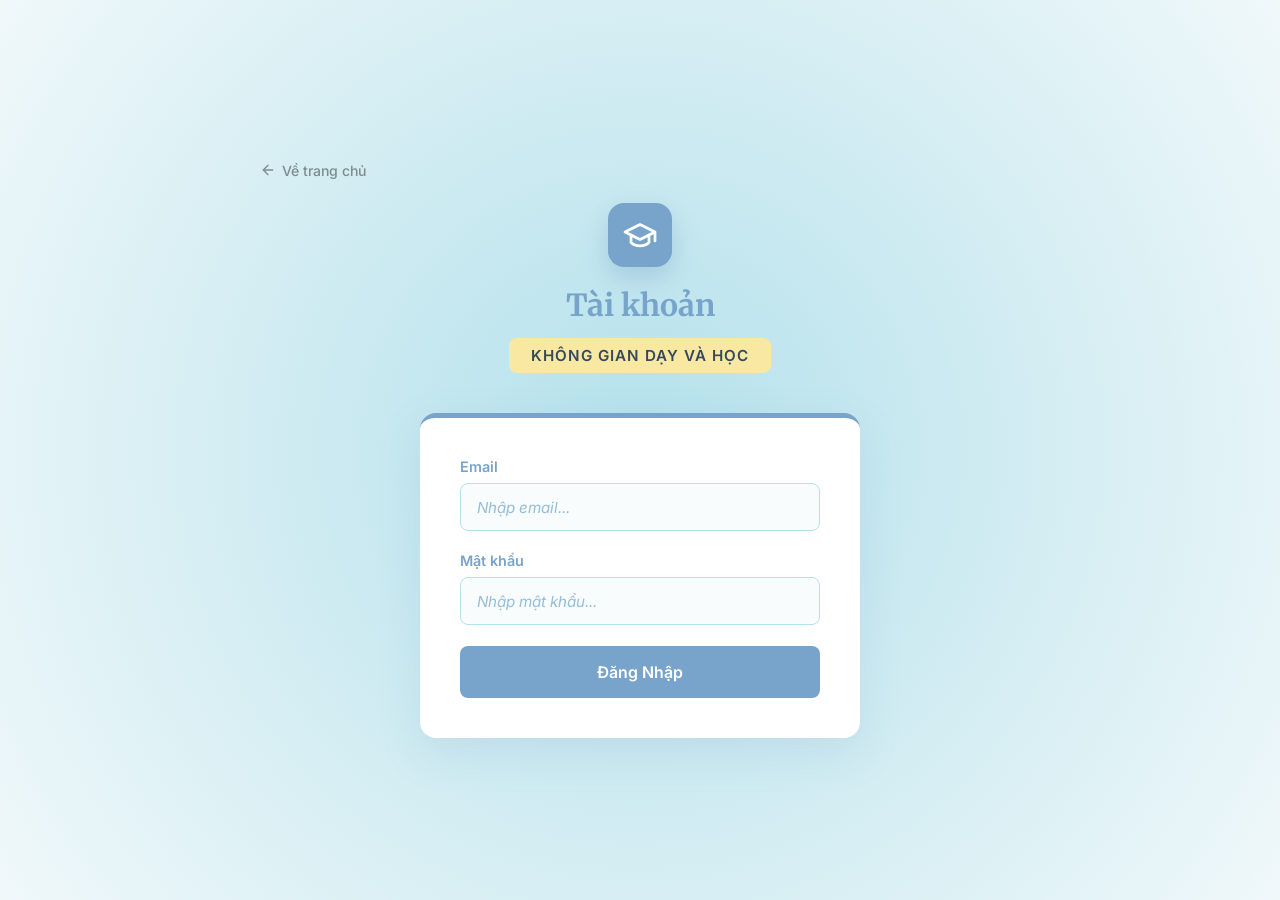
<file: taikhoan/index.html>
<!DOCTYPE html>
<html lang="vi">
<head>
    <meta charset="UTF-8">
    <meta name="viewport" content="width=device-width, initial-scale=1.0">
    <title>Tài khoản — Không gian dạy và học</title>
    <meta name="robots" content="noindex">
    <link rel="icon" href="data:image/svg+xml,<svg xmlns=%22http://www.w3.org/2000/svg%22 viewBox=%220 0 100 100%22><text y=%22.9em%22 font-size=%2290%22>🎓</text></svg>">
    <link rel="preconnect" href="https://fonts.googleapis.com">
    <link rel="preconnect" href="https://fonts.gstatic.com" crossorigin>
    <link href="https://fonts.googleapis.com/css2?family=Merriweather:wght@400;700&family=Lora:ital,wght@0,400;1,400&family=Inter:wght@400;500;600&display=swap" rel="stylesheet">
    <style>
        :root {
            --bg-color: #F0F8FA;
            --bg-card: #FFFFFF;
            --c-yellow: #F9E8A2;
            --c-blue-1: #B4E1EB;
            --c-blue-2: #95BDD7;
            --c-blue-3: #78A4CB;
            --accent: #78A4CB;
            --accent-light: #95BDD7;
            --text-main: #34495e;
            --text-dim: #7f8c8d;
            --danger: #e74c3c;
        }

        * { margin: 0; padding: 0; box-sizing: border-box; }

        body {
            background-color: var(--bg-color);
            background-image: radial-gradient(circle at center, var(--c-blue-1) 0%, var(--bg-color) 100%);
            color: var(--text-main);
            font-family: 'Lora', serif;
            min-height: 100vh;
            display: flex;
            flex-direction: column;
            align-items: center;
            justify-content: center;
            padding: 2rem 1rem;
            overflow-x: hidden;
        }

        a { color: inherit; }

        .container { max-width: 760px; width: 100%; }

        .back-link {
            display: inline-flex; align-items: center; gap: 0.4rem; margin-bottom: 1.5rem;
            text-decoration: none; color: var(--text-dim);
            font-family: 'Inter', sans-serif; font-size: 0.88rem; font-weight: 500;
            transition: color 0.2s ease;
        }
        .back-link:hover { color: var(--c-blue-3); }
        .back-link svg { width: 16px; height: 16px; stroke: currentColor; fill: none; stroke-width: 2; stroke-linecap: round; stroke-linejoin: round; }

        .header { text-align: center; margin-bottom: 2.5rem; animation: fadeInDown 1s ease-out; }
        .header .logo {
            width: 64px; height: 64px; margin: 0 auto 1.2rem;
            background: var(--c-blue-3); border-radius: 16px;
            display: flex; align-items: center; justify-content: center;
            box-shadow: 0 10px 25px rgba(120, 164, 203, 0.4);
        }
        .header .logo svg { width: 36px; height: 36px; stroke: #fff; fill: none; stroke-width: 1.8; stroke-linecap: round; stroke-linejoin: round; }
        .header h1 {
            font-family: 'Merriweather', serif;
            font-size: 1.9rem; font-weight: 700; color: var(--c-blue-3);
            line-height: 1.3; margin-bottom: 0.8rem;
        }
        .header .subtitle {
            display: inline-block; background-color: var(--c-yellow); color: var(--text-main);
            padding: 0.5rem 1.4rem; border-radius: 8px;
            font-family: 'Inter', sans-serif; font-weight: 600; font-size: 0.95rem;
            text-transform: uppercase; letter-spacing: 1px;
        }

        .card {
            background: var(--bg-card); border-radius: 16px; padding: 2.5rem;
            box-shadow: 0 15px 40px rgba(120, 164, 203, 0.18);
            border-top: 5px solid var(--c-blue-3);
            animation: fadeIn 0.8s ease-out;
        }

        /* Login */
        .login-card { max-width: 440px; margin: 0 auto; }
        .field { margin-bottom: 1.3rem; }
        .field label {
            display: block; margin-bottom: 0.5rem;
            font-family: 'Inter', sans-serif; font-weight: 600; font-size: 0.9rem; color: var(--c-blue-3);
        }
        .field input {
            width: 100%; padding: 0.85rem 1rem;
            background: #f8fcfd; border: 1px solid var(--c-blue-1); border-radius: 8px;
            color: var(--text-main); font-family: 'Inter', sans-serif; font-size: 0.95rem;
            transition: border-color 0.25s ease, box-shadow 0.25s ease;
        }
        .field input::placeholder { color: var(--c-blue-2); font-style: italic; }
        .field input:focus {
            outline: none; border-color: var(--c-blue-3); background: #fff;
            box-shadow: 0 0 0 3px rgba(120, 164, 203, 0.2);
        }
        .field input.input-error { border-color: var(--danger); box-shadow: 0 0 0 3px rgba(231,76,60,0.15); }

        .btn-primary {
            width: 100%; padding: 1rem; background: var(--accent); color: #fff;
            border: none; border-radius: 8px;
            font-family: 'Inter', sans-serif; font-size: 1rem; font-weight: 600;
            cursor: pointer; transition: background-color 0.25s ease, transform 0.15s ease;
        }
        .btn-primary:hover { background: var(--accent-light); }
        .btn-primary:active { transform: scale(0.98); }
        .btn-primary:disabled { opacity: 0.7; cursor: default; }

        .login-err {
            color: var(--danger); text-align: center; margin-top: 1rem;
            font-family: 'Inter', sans-serif; font-size: 0.9rem; display: none;
        }
        .login-err.show { display: block; animation: fadeIn 0.3s ease; }

        /* Portal buttons */
        #portal-view { display: none; }
        .portal-head {
            display: flex; align-items: center; justify-content: space-between;
            flex-wrap: wrap; gap: 1rem; margin-bottom: 1.8rem;
        }
        .portal-head .greeting { font-family: 'Inter', sans-serif; color: var(--text-dim); font-size: 0.95rem; }
        .portal-head .greeting strong { color: var(--c-blue-3); }
        .portal-head .role-badge {
            display: inline-block; margin-left: 0.5rem;
            background: var(--c-blue-1); color: var(--c-blue-3);
            font-size: 0.72rem; font-weight: 700; text-transform: uppercase; letter-spacing: 0.5px;
            padding: 0.15rem 0.5rem; border-radius: 5px; vertical-align: middle;
        }
        .btn-logout {
            background: transparent; border: 1px solid var(--c-blue-1); color: var(--text-dim);
            padding: 0.5rem 1rem; border-radius: 8px; cursor: pointer;
            font-family: 'Inter', sans-serif; font-size: 0.85rem; transition: all 0.2s ease;
        }
        .btn-logout:hover { border-color: var(--c-blue-3); color: var(--c-blue-3); }

        .link-grid { display: grid; grid-template-columns: repeat(auto-fit, minmax(220px, 1fr)); gap: 1.2rem; }
        .link-tile {
            display: flex; flex-direction: column; gap: 0.6rem;
            text-decoration: none; color: var(--text-main);
            background: #f8fcfd; border: 1px solid var(--c-blue-1); border-radius: 12px;
            padding: 1.5rem; transition: transform 0.2s ease, box-shadow 0.2s ease, border-color 0.2s ease;
        }
        .link-tile:hover {
            transform: translateY(-4px); border-color: var(--c-blue-3);
            box-shadow: 0 12px 24px rgba(120, 164, 203, 0.25);
        }
        .link-tile .tile-icon {
            width: 48px; height: 48px; border-radius: 12px; background: var(--c-blue-1);
            display: flex; align-items: center; justify-content: center; margin-bottom: 0.3rem;
        }
        .link-tile:hover .tile-icon { background: var(--c-blue-3); }
        .link-tile .tile-icon svg { width: 26px; height: 26px; stroke: var(--c-blue-3); fill: none; stroke-width: 1.8; stroke-linecap: round; stroke-linejoin: round; transition: stroke 0.2s ease; }
        .link-tile:hover .tile-icon svg { stroke: #fff; }
        .link-tile h3 { font-family: 'Merriweather', serif; font-size: 1.15rem; color: var(--c-blue-3); }
        .link-tile p { font-family: 'Inter', sans-serif; font-size: 0.88rem; color: var(--text-dim); line-height: 1.5; }

        .empty-note {
            text-align: center; padding: 2rem 1rem; color: var(--text-dim);
            font-family: 'Inter', sans-serif; font-size: 0.92rem;
        }

        .footer-note {
            text-align: center; margin-top: 2rem;
            font-family: 'Inter', sans-serif; font-size: 0.82rem; color: var(--text-dim);
        }

        @keyframes fadeInDown { from { opacity: 0; transform: translateY(-30px); } to { opacity: 1; transform: translateY(0); } }
        @keyframes fadeIn { from { opacity: 0; } to { opacity: 1; } }

        @media (max-width: 600px) {
            .header h1 { font-size: 1.6rem; }
            .card { padding: 1.8rem; }
        }
        @media (prefers-reduced-motion: reduce) {
            *, *::before, *::after { animation-duration: 0.001ms !important; transition-duration: 0.001ms !important; }
        }
    </style>
</head>
<body>
    <div class="container">
        <a class="back-link" href="../"><svg viewBox="0 0 24 24"><line x1="19" y1="12" x2="5" y2="12"></line><polyline points="12 19 5 12 12 5"></polyline></svg> Về trang chủ</a>

        <div class="header">
            <div class="logo">
                <svg viewBox="0 0 24 24"><path d="M22 10v6M2 10l10-5 10 5-10 5z"></path><path d="M6 12v5c3 3 9 3 12 0v-5"></path></svg>
            </div>
            <h1>Tài khoản</h1>
            <div class="subtitle">Không gian dạy và học</div>
        </div>

        <!-- LOGIN VIEW -->
        <div id="login-view" class="card login-card">
            <div class="field">
                <label for="email">Email</label>
                <input type="email" id="email" placeholder="Nhập email..." autocomplete="username">
            </div>
            <div class="field">
                <label for="pwd">Mật khẩu</label>
                <input type="password" id="pwd" placeholder="Nhập mật khẩu..." autocomplete="current-password">
            </div>
            <button class="btn-primary" id="btn-login">Đăng Nhập</button>
            <p class="login-err" id="login-err">Email hoặc mật khẩu không đúng!</p>
        </div>

        <!-- PORTAL VIEW (after login) -->
        <div id="portal-view" class="card">
            <div class="portal-head">
                <div class="greeting">Xin chào, <strong id="who">—</strong><span class="role-badge" id="role-badge"></span></div>
                <button class="btn-logout" id="btn-logout">Đăng xuất</button>
            </div>
            <div class="link-grid" id="link-grid"><!-- populated by JS --></div>
            <p class="footer-note">Phiên đăng nhập được giữ trong tab này — mở các công cụ bên dưới sẽ không phải nhập lại mật khẩu.</p>
        </div>
    </div>

    <script>
        // Same public endpoint + auth key as admin/ and congcuthongkediem/ (server validates the password + trả role).
        const SCRIPT_URL = 'https://script.google.com/macros/s/AKfycbx-SeWQ9aCi3BbQyg0ODPa0MP8Wa-eiUJxFXQSU6LBLGxnx00O7NwK3Lfgjeqw6Nm4B/exec';
        const AUTH_KEY = 'dinhtieuthuong_auth'; // phiên dùng chung toàn portal (SSO)

        // Chức năng theo vai trò: 'admin' thấy tất cả, 'user' (GV bộ môn) chỉ thấy công cụ điểm.
        const FUNCTIONS = [
            {
                title: 'Bảng điều khiển Admin',
                desc: 'Thống kê, biểu đồ khảo sát, xuất Excel & in báo cáo PDF.',
                href: '../admin/',
                roles: ['admin'],
                icon: '<svg viewBox="0 0 24 24"><rect x="3" y="3" width="18" height="18" rx="2"></rect><line x1="3" y1="9" x2="21" y2="9"></line><line x1="9" y1="21" x2="9" y2="9"></line></svg>'
            },
            {
                title: 'Công cụ thống kê điểm',
                desc: 'Tải điểm thi tháng, phân loại, biểu đồ & danh sách phụ đạo.',
                href: '../congcuthongkediem/',
                roles: ['admin', 'user'],
                icon: '<svg viewBox="0 0 24 24"><line x1="18" y1="20" x2="18" y2="10"></line><line x1="12" y1="20" x2="12" y2="4"></line><line x1="6" y1="20" x2="6" y2="14"></line></svg>'
            }
        ];

        const ROLE_LABEL = { admin: 'Quản trị viên', user: 'Giáo viên' };

        async function sha256(message) {
            const buf = new TextEncoder().encode(message);
            const hash = await crypto.subtle.digest('SHA-256', buf);
            return Array.from(new Uint8Array(hash)).map(b => b.toString(16).padStart(2, '0')).join('');
        }

        async function serverLogin(email, passHash) {
            const res = await fetch(SCRIPT_URL, {
                method: 'POST',
                headers: { 'Content-Type': 'text/plain;charset=utf-8' }, // simple request -> no CORS preflight
                body: JSON.stringify({ action: 'login', email: email, passHash: passHash })
            });
            return await res.json();
        }

        function renderPortal(email, role) {
            document.getElementById('who').textContent = email || 'người dùng';
            const badge = document.getElementById('role-badge');
            badge.textContent = ROLE_LABEL[role] || role || '';

            const items = FUNCTIONS.filter(f => f.roles.includes(role));
            const grid = document.getElementById('link-grid');
            grid.innerHTML = items.length
                ? items.map(f =>
                    `<a class="link-tile" href="${f.href}">
                        <span class="tile-icon">${f.icon}</span>
                        <h3>${f.title}</h3>
                        <p>${f.desc}</p>
                    </a>`).join('')
                : '<p class="empty-note">Tài khoản của bạn chưa được gán chức năng nào. Liên hệ quản trị viên để được cấp quyền.</p>';

            document.getElementById('login-view').style.display = 'none';
            document.getElementById('portal-view').style.display = 'block';
        }

        const emailEl = document.getElementById('email');
        const pwdEl = document.getElementById('pwd');
        const errEl = document.getElementById('login-err');

        async function doLogin() {
            const email = emailEl.value.trim();
            const pwd = pwdEl.value;
            emailEl.classList.remove('input-error');
            pwdEl.classList.remove('input-error');
            errEl.classList.remove('show');

            if (!pwd) { pwdEl.classList.add('input-error'); pwdEl.focus(); return; }

            const btn = document.getElementById('btn-login');
            btn.textContent = 'Đang kiểm tra...';
            btn.disabled = true;
            try {
                const passHash = await sha256(pwd);
                const result = await serverLogin(email, passHash);
                if (result && result.ok) {
                    try { sessionStorage.setItem(AUTH_KEY, JSON.stringify({ email: email, passHash: passHash })); } catch (e) {}
                    renderPortal(email, result.role);
                    return;
                }
            } catch (e) { console.error(e); }
            errEl.classList.add('show');
            emailEl.classList.add('input-error');
            pwdEl.classList.add('input-error');
            btn.textContent = 'Đăng Nhập';
            btn.disabled = false;
        }

        document.getElementById('btn-login').addEventListener('click', doLogin);
        pwdEl.addEventListener('keypress', e => { if (e.key === 'Enter') doLogin(); });
        [emailEl, pwdEl].forEach(el => el.addEventListener('input', () => { el.classList.remove('input-error'); errEl.classList.remove('show'); }));

        document.getElementById('btn-logout').addEventListener('click', () => {
            try { sessionStorage.removeItem(AUTH_KEY); } catch (e) {}
            document.getElementById('portal-view').style.display = 'none';
            document.getElementById('login-view').style.display = 'block';
            pwdEl.value = '';
        });

        // If already logged in during this tab session, re-verify with server to get a fresh role.
        (async function restoreSession() {
            let saved = null;
            try { saved = JSON.parse(sessionStorage.getItem(AUTH_KEY) || 'null'); } catch (e) {}
            if (!saved || !saved.passHash) return;
            try {
                const result = await serverLogin(saved.email || '', saved.passHash);
                if (result && result.ok) { renderPortal(saved.email, result.role); return; }
            } catch (e) { /* fall through to login form */ }
            try { sessionStorage.removeItem(AUTH_KEY); } catch (e) {}
        })();
    </script>
</body>
</html>
</file>
